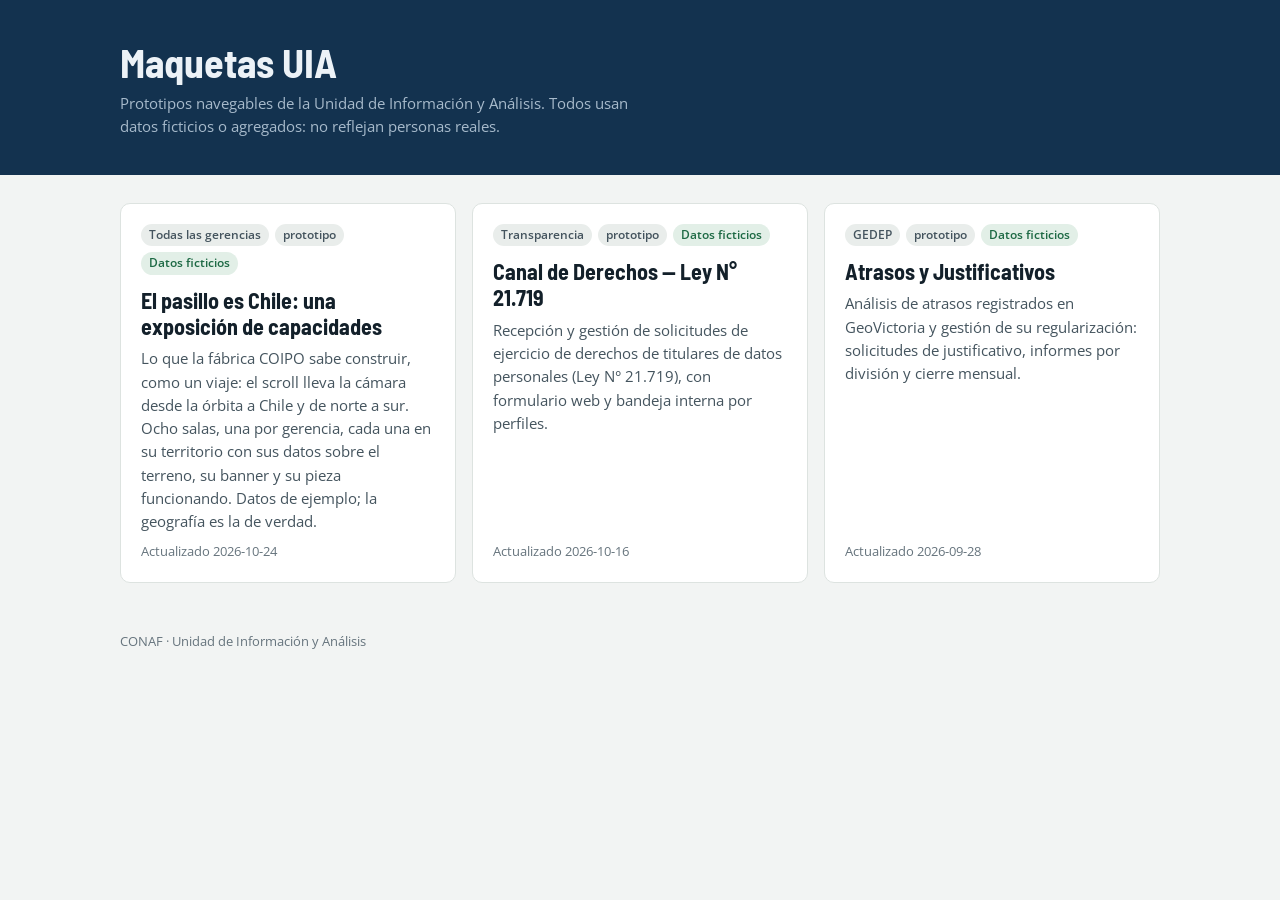
<file: sitio/index.html>
<!doctype html>
<html lang="es">
<head>
<meta charset="utf-8">
<meta name="viewport" content="width=device-width, initial-scale=1">
<meta name="robots" content="noindex, nofollow">
<title>Maquetas UIA</title>
<link rel="preconnect" href="https://fonts.googleapis.com">
<link rel="preconnect" href="https://fonts.gstatic.com" crossorigin>
<link rel="stylesheet" href="https://fonts.googleapis.com/css2?family=Barlow+Semi+Condensed:wght@600;700&family=Open+Sans:wght@400;600&display=swap">
<style>
:root {
  color-scheme: light;
  --page: #f2f4f3; --surface: #ffffff; --line: #dde3e0; --ink: #13202a; --ink-2: #44545e; --ink-3: #66747d;
  --brand: #13324f; --brand-ink: #ecf2f7; --brand-ink-2: #a7bacb; --accent: #1e6a45; --accent-soft: #e2efe7;
  --tag: #e9edeb;
}
@media (prefers-color-scheme: dark) {
  :root:not([data-theme="light"]) {
    color-scheme: dark;
    --page: #0f171d; --surface: #16222b; --line: #26363f; --ink: #e6ecef; --ink-2: #b3c0c7; --ink-3: #8b9aa3;
    --brand: #0b1f31; --accent: #5fbf8a; --accent-soft: #1a3527; --tag: #22313a;
  }
}
* { box-sizing: border-box; }
body { margin: 0; background: var(--page); color: var(--ink); font: 400 15px/1.55 "Open Sans", system-ui, sans-serif; }
header { background: var(--brand); color: var(--brand-ink); padding: 40px 16px 36px; }
.wrap { max-width: 1040px; margin: 0 auto; }
h1 { font: 700 clamp(28px, 5vw, 40px)/1.1 "Barlow Semi Condensed", system-ui, sans-serif; margin: 0 0 8px; }
header p { margin: 0; color: var(--brand-ink-2); max-width: 60ch; }
main { padding: 28px 16px 48px; }
.grid { display: grid; gap: 16px; grid-template-columns: repeat(auto-fill, minmax(min(100%, 300px), 1fr)); }
.card { display: flex; flex-direction: column; gap: 8px; padding: 20px; background: var(--surface); border: 1px solid var(--line);
  border-radius: 10px; color: inherit; text-decoration: none; transition: border-color .15s, transform .15s; }
.card:hover, .card:focus-visible { border-color: var(--accent); transform: translateY(-2px); outline: none; }
.card h2 { font: 700 22px/1.2 "Barlow Semi Condensed", system-ui, sans-serif; margin: 4px 0 0; }
.card p { margin: 0; color: var(--ink-2); flex: 1; }
.meta { display: flex; flex-wrap: wrap; gap: 6px; }
.tag { font-size: 12px; font-weight: 600; padding: 2px 8px; border-radius: 99px; background: var(--tag); color: var(--ink-2); }
.tag.datos { background: var(--accent-soft); color: var(--accent); }
.fecha { font-size: 13px; color: var(--ink-3); }
footer { padding: 0 16px 32px; color: var(--ink-3); font-size: 13px; }
</style>
</head>
<body>
<header><div class="wrap">
  <h1>Maquetas UIA</h1>
  <p>Prototipos navegables de la Unidad de Información y Análisis. Todos usan datos ficticios o agregados: no reflejan personas reales.</p>
</div></header>
<main><div class="wrap grid">
    <a class="card" href="pasillo/">
      <div class="meta"><span class="tag">Todas las gerencias</span><span class="tag">prototipo</span><span class="tag datos">Datos ficticios</span></div>
      <h2>El pasillo es Chile: una exposición de capacidades</h2>
      <p>Lo que la fábrica COIPO sabe construir, como un viaje: el scroll lleva la cámara desde la órbita a Chile y de norte a sur. Ocho salas, una por gerencia, cada una en su territorio con sus datos sobre el terreno, su banner y su pieza funcionando. Datos de ejemplo; la geografía es la de verdad.</p>
      <span class="fecha">Actualizado 2026-10-24</span>
    </a>
    <a class="card" href="canal-ley21719/">
      <div class="meta"><span class="tag">Transparencia</span><span class="tag">prototipo</span><span class="tag datos">Datos ficticios</span></div>
      <h2>Canal de Derechos — Ley N° 21.719</h2>
      <p>Recepción y gestión de solicitudes de ejercicio de derechos de titulares de datos personales (Ley N° 21.719), con formulario web y bandeja interna por perfiles.</p>
      <span class="fecha">Actualizado 2026-10-16</span>
    </a>
    <a class="card" href="personal/">
      <div class="meta"><span class="tag">GEDEP</span><span class="tag">prototipo</span><span class="tag datos">Datos ficticios</span></div>
      <h2>Atrasos y Justificativos</h2>
      <p>Análisis de atrasos registrados en GeoVictoria y gestión de su regularización: solicitudes de justificativo, informes por división y cierre mensual.</p>
      <span class="fecha">Actualizado 2026-09-28</span>
    </a>
</div></main>
<footer><div class="wrap">CONAF · Unidad de Información y Análisis</div></footer>
</body>
</html>
</file>
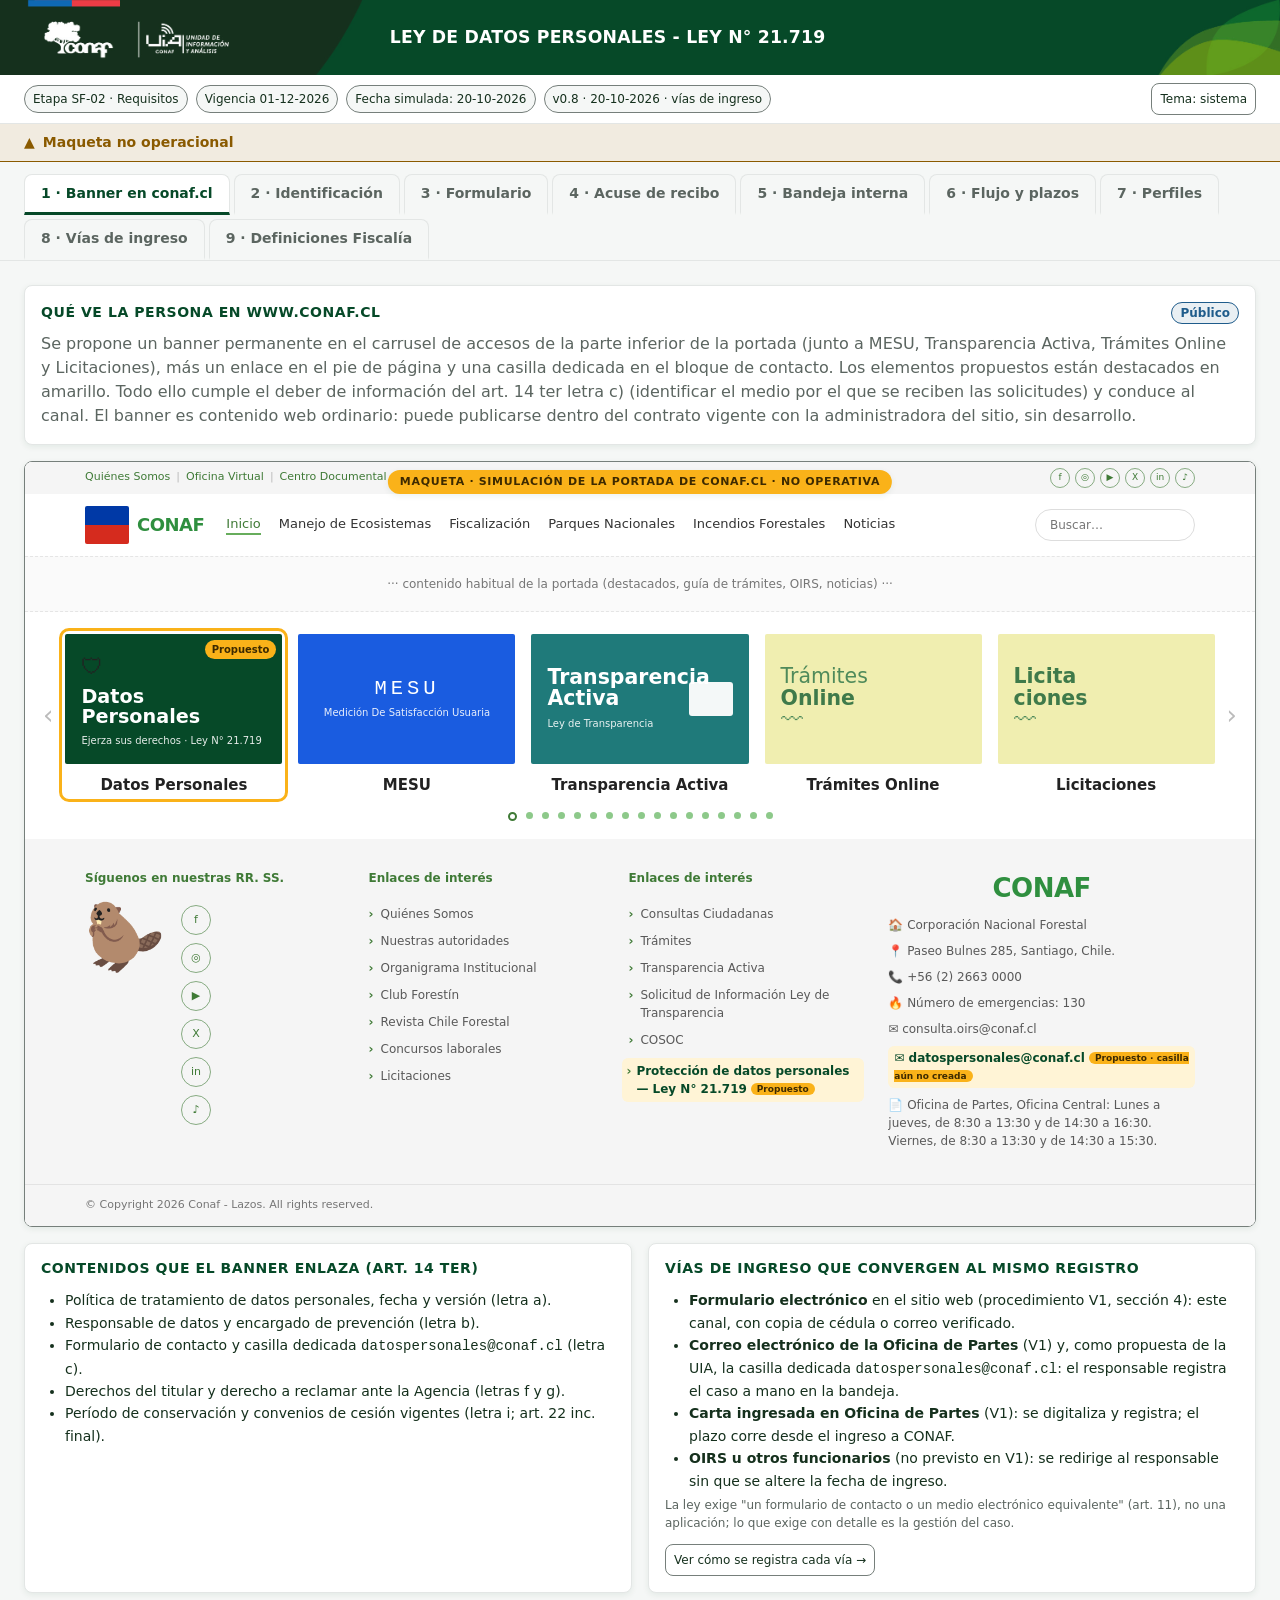
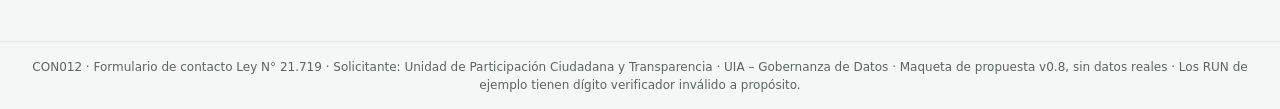
<file: sitio/canal-ley21719/index.html>
<!doctype html>
<html lang="es-CL">
<head>
<meta charset="UTF-8" />
<meta name="viewport" content="width=device-width, initial-scale=1.0" />
<meta name="description" content="CON012 – Canal de ejercicio de derechos de titulares de datos personales (Ley N° 21.719). CONAF / Unidad de Información y Análisis. Maqueta no operacional." />
<title>LEY DE DATOS PERSONALES - LEY N° 21.719</title>
<meta name="robots" content="noindex,nofollow" />
<meta name="color-scheme" content="light dark" />
<style>
/* =====================================================================================
   CON012 · Maqueta del canal Ley N° 21.719 — alineada al estándar de interfaz COIPO.
   Fuente: coipo_master_produccion/identidad/ESTANDAR_UI.md (UI-1 a UI-20) y los tokens de
   semilla/ESQUELETO/frontend/src/estilos/{tokens,interfaz}.css.

   REGISTROS (§1). Vistas 1-4 (sitio, identificación, formulario, acuse) = EDITORIAL: las abre
   un ciudadano, ritmo amplio. Vistas 5-7 (bandeja, flujo, perfiles) = OPERATIVO: densidad.
   Cada vista lleva data-registro y la hoja lo usa para el ritmo vertical.

   ÚNICA EXCEPCIÓN A LOS TOKENS: el bloque «.sitio» (vista 1) es una representación de la portada
   pública de conaf.cl, no interfaz de CON012. Conserva su paleta a propósito. También el botón
   ClaveÚnica, que es identidad de un tercero.

   PUNTOS DE CORTE (§8.2, UI-17), solo max-width y con .98:
     teléfono 559.98px · tableta 767.98px · columna 899.98px · ancho 1399.98px
   ===================================================================================== */

:root {
  /* ── MEDIDO del JPEG banner3.jpg (UIA). No se toca. ─────────────────────────────── */
  --banner-campo-principal: #064928;
  --banner-campo-izquierdo: #15301d;
  --banner-remate-derecho: #5e8f19;   /* NUNCA texto encima (UI-5) */

  /* Geometría del banner de UIA (marca.json de conaf_uia). Sin variante corta. */
  --razon-banner: 17.1299;
  --alto-minimo: 68px;      /* DECISIÓN de maqueta del estándar */
  --ancho-asset: 3032;
  --titulo-desde: 875;      /* inicio del campo plano (en banner3 empieza en 858) */
  --titulo-hasta: 2704;     /* remate (2744) menos 40 px de aire */

  /* ── DERIVADO / DECISIÓN: copia de interfaz.css ────────────────────────────────── */
  --verde-institucional: var(--banner-campo-principal);
  --tinta-institucional: var(--banner-campo-izquierdo);
  --verde-interfaz-oscuro: #4fb37a;

  --fondo: #f5f7f6;
  --superficie: #ffffff;
  --texto: #15301d;
  --texto-tenue: #5b6560;
  --borde-sutil: #e3e6e5;
  --borde-control: #767f7b;
  --deshabilitado: #9aa5a0;

  --error: #b23b3b;
  --aviso: #8a5a00;
  --info: #1f5c8b;

  --e-0: 0; --e-1: .25rem; --e-2: .5rem; --e-3: .75rem; --e-4: 1rem;
  --e-5: 1.5rem; --e-6: 2rem; --e-7: 3rem; --e-8: 4rem; --e-9: 6rem;

  --f-xs: .75rem; --f-s: .875rem; --f-m: 1rem; --f-l: 1.125rem;
  --f-xl: 1.375rem; --f-2xl: 1.75rem; --f-3xl: 2.25rem;
  --f-display: clamp(2.5rem, 5vw, 4rem);          /* EDITORIAL: no se usa en esta maqueta */

  --i-titulo: 1.25; --i-cuerpo: 1.5; --i-denso: 1.35;
  --tr-titulo: -.015em; --tr-versalita: .12em;
  --medida: 68ch;

  --r-s: 4px; --r-m: 8px; --r-l: 16px; --r-pill: 999px; --r-circulo: 50%;

  --s-1: 0 2px 6px rgba(6, 73, 40, .08);
  --s-2: 0 6px 18px rgba(6, 73, 40, .10);
  --s-3: 0 12px 36px rgba(6, 73, 40, .12);

  --z-base: 0; --z-barra: 100; --z-desplegable: 200; --z-modal: 300; --z-aviso: 400;

  --curva: cubic-bezier(.16, .85, .2, 1);
  --t-micro: .2s; --t-local: .35s; --t-capa: .5s;

  --foco-color: var(--verde-institucional);
  --foco-ancho: 3px;
  --foco-separacion: 2px;
  --tactil-minimo: 44px;

  --mono: ui-monospace, SFMono-Regular, Menlo, Consolas, monospace;
  color-scheme: light dark;
}

/* UI-3 / UI-4: todo token de color usado como texto, borde o foco se redefine en oscuro. */
[data-theme='oscuro'], [data-theme='dark'] {
  --fondo: #1a1f1c; --superficie: #232b27; --texto: #e8eae9; --texto-tenue: #aab4ae;
  --borde-sutil: #2f3a34; --borde-control: #717e77; --deshabilitado: #5a655f;
  --verde-institucional: var(--verde-interfaz-oscuro);
  --foco-color: var(--verde-interfaz-oscuro);
  --error: #f08a7a; --aviso: #e8b23f; --info: #7ab8e0;
  --s-1: 0 2px 6px rgba(0, 0, 0, .35); --s-2: 0 6px 18px rgba(0, 0, 0, .4); --s-3: 0 12px 36px rgba(0, 0, 0, .45);
}
@media (prefers-color-scheme: dark) {
  :root:not([data-theme='claro']):not([data-theme='light']) {
    --fondo: #1a1f1c; --superficie: #232b27; --texto: #e8eae9; --texto-tenue: #aab4ae;
    --borde-sutil: #2f3a34; --borde-control: #717e77; --deshabilitado: #5a655f;
    --verde-institucional: var(--verde-interfaz-oscuro);
    --foco-color: var(--verde-interfaz-oscuro);
    --error: #f08a7a; --aviso: #e8b23f; --info: #7ab8e0;
    --s-1: 0 2px 6px rgba(0, 0, 0, .35); --s-2: 0 6px 18px rgba(0, 0, 0, .4); --s-3: 0 12px 36px rgba(0, 0, 0, .45);
  }
}
[data-theme='claro'] { color-scheme: light; }
[data-theme='oscuro'], [data-theme='dark'] { color-scheme: dark; }

/* ── Base ───────────────────────────────────────────────────────────────────────── */
*, *::before, *::after { box-sizing: border-box; }
html { -webkit-text-size-adjust: 100%; }
html, body { margin: 0; padding: 0; }
body {
  background: var(--fondo); color: var(--texto);
  font-family: system-ui, -apple-system, "Segoe UI", Roboto, "Helvetica Neue", Arial, sans-serif;
  font-size: var(--f-m); line-height: var(--i-cuerpo);
}
button, input, select, textarea { font: inherit; -webkit-tap-highlight-color: transparent; }
a { color: var(--verde-institucional); text-decoration: underline; text-underline-offset: .15em; }
h1, h2, h3, h4 { margin: 0; line-height: var(--i-titulo); color: var(--verde-institucional); }
h2 { font-size: var(--f-s); text-transform: uppercase; letter-spacing: .04em; }
h3 { font-size: var(--f-s); }
.tabular { font-variant-numeric: tabular-nums; }
.mono { font-family: var(--mono); }
.muted, .sec { color: var(--texto-tenue); }
.oculto { display: none !important; }
.sin-mayus { text-transform: none; }
.sin-salto { white-space: nowrap; }
.ancho-completo { width: 100%; }
.desplaza-x { overflow-x: auto; }     /* UI-20: lo ancho desplaza en su contenedor, no en el body */

/* UI-10: el foco es UN token, una sola receta. */
:focus-visible {
  outline: var(--foco-ancho) solid var(--foco-color);
  outline-offset: var(--foco-separacion);
  border-radius: var(--r-s);
}

.salto-al-contenido {
  position: absolute; left: var(--e-4); top: calc(-1 * var(--e-8)); z-index: var(--z-aviso);
  padding: var(--e-2) var(--e-4); background: var(--superficie); color: var(--texto);
  border-radius: var(--r-s); transition: top var(--t-micro) var(--curva);
}
.salto-al-contenido:focus-visible { top: var(--e-4); }

/* ── Banner institucional UIA (BannerInstitucional.css de la semilla) ──────────────
   Tres prohibiciones: sin object-fit, sin texto sobre el remate ni la marca, no sticky. */
@property --ancho-asset { syntax: "<number>"; inherits: true; initial-value: 3032; }
@property --titulo-desde { syntax: "<number>"; inherits: true; initial-value: 100000; }
@property --titulo-hasta { syntax: "<number>"; inherits: true; initial-value: 0; }

.banner-institucional {
  background: var(--banner-campo-principal);   /* UI-2: exacto, sin ΔE */
  overflow: hidden; line-height: 0; position: relative;
  --ancho-imagen: max(100%, calc(var(--alto-minimo) * var(--razon-banner)));
}
.banner-institucional .banner-imagen { display: block; width: var(--ancho-imagen); height: auto; }
.banner-titulo {
  position: absolute; inset-block: 0;
  inset-inline-start: calc(var(--titulo-desde) / var(--ancho-asset) * var(--ancho-imagen));
  inset-inline-end: max(1rem, calc(100% - var(--titulo-hasta) / var(--ancho-asset) * var(--ancho-imagen)));
  padding-inline-start: clamp(12px, 1.6vw, 28px);
  display: flex; flex-direction: column; justify-content: center; gap: 2px;
  line-height: 1.25; color: #fff; pointer-events: none;
}
.banner-titulo-nombre {
  margin: 0; color: #fff; text-transform: none; letter-spacing: .01em;
  font-size: clamp(.95rem, 1.35vw, 1.45rem); font-weight: 700;
  overflow: hidden; text-overflow: ellipsis; white-space: nowrap;
}
.banner-titulo-meta {
  margin: 0; font-size: clamp(.7rem, .85vw, .85rem); opacity: .92;
  overflow: hidden; text-overflow: ellipsis; white-space: nowrap;
}
@media (forced-colors: active) { .banner-titulo { forced-color-adjust: none; } }
@media (max-width: 559.98px) {          /* teléfono: el título baja a su franja */
  .banner-titulo { position: static; padding: var(--e-3) var(--e-4); background: var(--banner-campo-principal); inset: auto; }
  .banner-titulo-nombre { font-size: var(--f-m); white-space: normal; }
  .banner-titulo-meta { font-size: var(--f-xs); white-space: normal; }
}

/* ── Barra de contexto (etapa, vigencia, tema) ─────────────────────────────────── */
.contexto {
  background: var(--superficie); border-bottom: 1px solid var(--borde-sutil);
  padding: var(--e-2) var(--e-5); display: flex; flex-wrap: wrap; align-items: center; gap: var(--e-2);
  font-size: var(--f-xs);
}
.contexto .tema { margin-left: auto; }
.chip {
  display: inline-flex; align-items: center; gap: var(--e-1); padding: var(--e-1) var(--e-2);
  border-radius: var(--r-pill); border: 1px solid var(--borde-control);
  background: var(--fondo); color: var(--texto); font-size: var(--f-xs);
}
.aviso-maqueta {
  padding: var(--e-2) var(--e-5); font-size: var(--f-s);
  background: color-mix(in srgb, var(--aviso) 12%, var(--superficie)); color: var(--aviso);
  border-bottom: 1px solid var(--aviso);
}
.aviso-maqueta::before { content: "▲"; margin-right: var(--e-2); }
.aviso-maqueta b { font-weight: 700; }

/* ── Navegación por vistas ─────────────────────────────────────────────────────── */
.nav {
  display: flex; gap: var(--e-1); padding: var(--e-3) var(--e-5) 0; max-width: 1300px; margin: 0 auto; flex-wrap: wrap;
  border-bottom: 1px solid var(--borde-sutil);
}
.nav button {
  min-height: 2.5rem; padding: var(--e-2) var(--e-4);
  border: 1px solid var(--borde-sutil); border-bottom: 3px solid transparent;
  border-radius: var(--r-m) var(--r-m) 0 0; background: var(--fondo); color: var(--texto-tenue);
  cursor: pointer; font-weight: 600; font-size: var(--f-s);
  transition: background var(--t-micro) var(--curva), color var(--t-micro) var(--curva), border-color var(--t-micro) var(--curva);
}
.nav button:hover { background: var(--superficie); color: var(--texto); }
.nav button:active { background: var(--borde-sutil); }
.nav button.activo, .nav button[aria-current='page'] {
  background: var(--superficie); color: var(--verde-institucional);
  border-bottom-color: var(--verde-institucional);        /* la forma (barra) lleva el estado, no solo el color */
}

.vista { display: none; max-width: 1300px; margin: 0 auto; padding: var(--e-4) var(--e-5) var(--e-7); }
.vista.activa { display: block; }
.vista[data-registro='editorial'] { padding-top: var(--e-5); }
.vista[data-registro='editorial'] .columna { gap: var(--e-5); }

.contenedor { display: grid; grid-template-columns: 340px 1fr; gap: var(--e-4); }
.contenedor.bandeja { grid-template-columns: minmax(0, 1fr) 380px; }
.contenedor.fisc { grid-template-columns: minmax(0, 1.25fr) minmax(0, 1fr); }
.columna { display: flex; flex-direction: column; gap: var(--e-4); min-width: 0; }
@media (max-width: 899.98px) {          /* columna */
  .contenedor, .contenedor.bandeja, .contenedor.fisc, .grid2 { grid-template-columns: 1fr; }
}

/* ── Tarjetas ──────────────────────────────────────────────────────────────────── */
.tarjeta {
  background: var(--superficie); border: 1px solid var(--borde-sutil); border-radius: var(--r-m);
  box-shadow: var(--s-1); padding: var(--e-4) var(--e-4); min-width: 0; overflow-wrap: break-word;
}
.tarjeta:has(table.casos) { overflow-x: auto; }     /* UI-20: la tabla desplaza dentro de su tarjeta */
.grid2 > *, .contenedor > *, .perfiles > * { min-width: 0; }
.tarjeta > h2 { margin-bottom: var(--e-3); }
.tarjeta .cab { display: flex; align-items: baseline; justify-content: space-between; gap: var(--e-3); margin-bottom: var(--e-2); flex-wrap: wrap; }
.tarjeta .cab h2 { margin: 0; }
.tarjeta.guia { border-color: var(--info); background: color-mix(in srgb, var(--info) 8%, var(--superficie)); }
.tarjeta.cabecera-bandeja { display: flex; gap: var(--e-4); align-items: center; flex-wrap: wrap; }
.cabecera-bandeja .selector { margin-left: auto; display: flex; gap: var(--e-2); align-items: center; flex-wrap: wrap; }
.cabecera-bandeja .selector label { font-size: var(--f-xs); color: var(--texto-tenue); font-weight: 600; }
.lista-plana { margin: 0; padding-left: var(--e-5); font-size: var(--f-s); line-height: 1.6; }

/* UI-12: el estado vacío es editorial aunque viva en el operativo. */
.vacio {
  display: grid; justify-items: center; text-align: center; gap: var(--e-2);
  padding: var(--e-7) var(--e-4); color: var(--texto-tenue);
}
.vacio::before {
  content: "☰"; display: grid; place-items: center; width: 3rem; height: 3rem; border-radius: var(--r-circulo);
  border: 1px solid var(--borde-control); font-size: var(--f-xl); color: var(--verde-institucional);
}
.vacio p { margin: 0; max-width: var(--medida); }

/* ── Formularios ───────────────────────────────────────────────────────────────── */
.campo { display: flex; flex-direction: column; gap: var(--e-1); margin-bottom: var(--e-3); }
.campo label { font-size: var(--f-xs); font-weight: 600; color: var(--texto-tenue); }
.campo input, .campo select, .campo textarea,
.control {
  padding: var(--e-2) var(--e-3); border: 1px solid var(--borde-control); border-radius: var(--r-m);
  background: var(--superficie); color: var(--texto); width: 100%; font-size: var(--f-s);
  transition: border-color var(--t-micro) var(--curva);
}
.control { width: auto; }
.campo input:hover, .campo select:hover, .campo textarea:hover, .control:hover { border-color: var(--texto); }
.campo input[readonly] { background: var(--fondo); color: var(--texto-tenue); }
.campo input:disabled, .campo select:disabled, .campo textarea:disabled { background: var(--fondo); color: var(--deshabilitado); border-style: dashed; cursor: not-allowed; }
.campo [aria-invalid='true'] { border-color: var(--error); }
.fila { display: grid; grid-template-columns: 1fr 1fr; gap: var(--e-3); }
.fila3 { display: grid; grid-template-columns: 1fr 1fr 1fr; gap: var(--e-3); }
.opcion { display: flex; gap: var(--e-2); font-size: var(--f-s); align-items: flex-start; }
.opcion input { margin-top: var(--e-1); }
.opcion.declaracion { margin: var(--e-2) 0 var(--e-3); }
details summary { cursor: pointer; color: var(--verde-institucional); font-weight: 600; font-size: var(--f-s); }

/* Botones — los ocho estados (UI-9): reposo, hover, focus-visible (global), active,
   disabled, cargando [aria-busy], vacío y error = no aplican a un botón; viven en el
   campo y en el .aviso. */
.btn {
  display: inline-flex; align-items: center; justify-content: center; gap: var(--e-2);
  min-height: 2.5rem; padding: var(--e-2) var(--e-4); border-radius: var(--r-m);
  border: 1px solid var(--borde-control); background: var(--superficie); color: var(--texto);
  cursor: pointer; font-weight: 600; font-size: var(--f-s);
  transition: background var(--t-micro) var(--curva), border-color var(--t-micro) var(--curva), color var(--t-micro) var(--curva);
}
.btn:hover:not(:disabled):not([aria-busy='true']) { border-color: var(--verde-institucional); color: var(--verde-institucional); }
.btn:active:not(:disabled):not([aria-busy='true']) { background: var(--borde-sutil); transform: scale(.98); }
.btn:disabled { background: var(--fondo); color: var(--deshabilitado); border-color: var(--borde-sutil); border-style: dashed; cursor: not-allowed; }
.btn[aria-busy='true'] { cursor: progress; }
.btn[aria-busy='true']::before {
  content: ""; width: 1em; height: 1em; border: 2px solid currentColor; border-top-color: transparent;
  border-radius: var(--r-circulo); animation: girar 1s linear infinite;
}
@keyframes girar { to { transform: rotate(360deg); } }
.btn.primario { background: var(--banner-campo-principal); border-color: var(--banner-campo-principal); color: #fff; }
.btn.primario:hover:not(:disabled):not([aria-busy='true']) { background: var(--tinta-institucional); border-color: var(--tinta-institucional); color: #fff; }
.btn.primario:active:not(:disabled):not([aria-busy='true']) { background: #000; }
.btn.primario:disabled { background: var(--fondo); color: var(--deshabilitado); border-color: var(--borde-sutil); }
[data-theme='oscuro'] .btn.primario:focus-visible { outline-offset: var(--foco-separacion); }
.btn.verde { background: var(--banner-campo-principal); border-color: var(--banner-campo-principal); color: #fff; }
.btn.verde:hover:not(:disabled) { background: var(--tinta-institucional); color: #fff; }
.btn.pequeno { min-height: 2rem; padding: var(--e-1) var(--e-2); font-size: var(--f-xs); font-weight: 500; }
.btn.ancho { width: 100%; padding: var(--e-3); font-size: var(--f-m); }
.acciones { display: flex; flex-wrap: wrap; gap: var(--e-2); }
.ayuda { font-size: var(--f-xs); color: var(--texto-tenue); margin-top: var(--e-1); }

/* Botón ClaveÚnica: identidad de un tercero (gob.cl). Se conserva su azul. */
.cu {
  display: inline-flex; align-items: center; gap: var(--e-3); min-height: var(--tactil-minimo);
  padding: var(--e-3) var(--e-4); border-radius: var(--r-m); background: #0f69b4; color: #fff;
  font-weight: 700; border: none; cursor: pointer; font-size: var(--f-m);
}
.cu span { background: #fff; color: #0f69b4; border-radius: var(--r-s); padding: 1px var(--e-2); font-size: var(--f-xs); }
.cu:hover:not(:disabled) { background: #0b4f87; }
.cu:active:not(:disabled) { background: #083b66; }
.cu:disabled { background: var(--deshabilitado); cursor: progress; }

/* ── Estados con forma + etiqueta + color (UI-13, UI-14) ───────────────────────── */
.sem-mini {
  --c: var(--texto-tenue);
  display: inline-flex; align-items: center; gap: var(--e-1); padding: 1px var(--e-2);
  border-radius: var(--r-pill); font-size: var(--f-xs); font-weight: 700; max-width: 100%;
  color: var(--c); background: color-mix(in srgb, var(--c) 10%, var(--superficie)); border: 1px solid var(--c);
}
table.casos .sem-mini { white-space: nowrap; }
.sem-mini.VERDE { --c: var(--verde-institucional); }
.sem-mini.AMARILLO { --c: var(--aviso); }
.sem-mini.ROJO { --c: var(--error); }
.sem-mini.AZUL { --c: var(--info); }
.sem-mini.GRIS { --c: var(--texto-tenue); }
.sem-mini.VERDE::before { content: "✓"; }
.sem-mini.AMARILLO::before { content: "▲"; }
.sem-mini.ROJO::before { content: "✕"; }

.aviso { font-size: var(--f-s); border-radius: var(--r-m); padding: var(--e-2) var(--e-3); border: 1px solid var(--c); color: var(--c); background: color-mix(in srgb, var(--c) 9%, var(--superficie)); }
.aviso.info { --c: var(--info); }
.aviso.warn { --c: var(--aviso); }
.aviso.ok { --c: var(--verde-institucional); }
.aviso.crit { --c: var(--error); }
.aviso::before { display: inline-block; margin-right: var(--e-2); font-weight: 700; }
.aviso.info::before { content: "i"; display: inline-grid; vertical-align: baseline; place-items: center; width: 1.1em; height: 1.1em; border: 1.5px solid currentColor; border-radius: var(--r-circulo); font-size: var(--f-xs); line-height: 1; }
.aviso.warn::before { content: "▲"; }
.aviso.ok::before { content: "✓"; }
.aviso.crit::before { content: "✕"; }
.aviso.sin-icono::before { content: none; }

/* Pasos */
.pasos { display: flex; gap: var(--e-2); flex-wrap: wrap; margin-bottom: var(--e-4); }
.pasos span { padding: var(--e-1) var(--e-3); border-radius: var(--r-pill); border: 1px solid var(--borde-control); background: var(--superficie); color: var(--texto-tenue); font-size: var(--f-xs); font-weight: 600; }
.pasos span.activo { background: var(--banner-campo-principal); border-color: var(--banner-campo-principal); color: #fff; }
.pasos span.hecho { border-color: var(--verde-institucional); color: var(--verde-institucional); }
.pasos span.hecho::before { content: "✓ "; }

/* Derechos */
.derechos { display: grid; grid-template-columns: 1fr 1fr; gap: var(--e-2); }
.derecho {
  position: relative; border: 1px solid var(--borde-control); border-radius: var(--r-m); padding: var(--e-3);
  cursor: pointer; display: flex; gap: var(--e-3); align-items: flex-start; background: var(--superficie);
  transition: border-color var(--t-micro) var(--curva), background var(--t-micro) var(--curva);
}
.derecho:hover { border-color: var(--verde-institucional); }
.derecho:focus-within { outline: var(--foco-ancho) solid var(--foco-color); outline-offset: var(--foco-separacion); }
.derecho input:focus-visible { outline: none; }
.derecho.sel { border-color: var(--verde-institucional); box-shadow: inset 0 0 0 1px var(--verde-institucional); background: color-mix(in srgb, var(--verde-institucional) 7%, var(--superficie)); }
.derecho input { margin-top: var(--e-1); }
.derecho b { display: block; font-size: var(--f-s); color: var(--verde-institucional); }
.derecho small { color: var(--texto-tenue); font-size: var(--f-xs); }
.derecho.cond { border-style: dashed; }
.bloque-derecho { border-left: 3px solid var(--verde-institucional); padding: var(--e-2) var(--e-3); margin: var(--e-2) 0 var(--e-3); background: var(--fondo); border-radius: 0 var(--r-m) var(--r-m) 0; }
.bloque-derecho h3 { margin-bottom: var(--e-2); }
.docs { display: grid; grid-template-columns: 1fr 1fr; gap: var(--e-1) var(--e-3); font-size: var(--f-s); margin-bottom: var(--e-2); }
.docs label { display: flex; gap: var(--e-2); align-items: flex-start; }
.adj { border: 1px dashed var(--borde-control); border-radius: var(--r-m); padding: var(--e-3); text-align: center; color: var(--texto-tenue); font-size: var(--f-xs); background: var(--fondo); }

/* Acuse */
.acuse { border: 1px solid var(--verde-institucional); background: color-mix(in srgb, var(--verde-institucional) 9%, var(--superficie)); border-radius: var(--r-m); padding: var(--e-5); }
.acuse .num { font-size: var(--f-2xl); font-weight: 700; color: var(--verde-institucional); }
.dl { display: grid; grid-template-columns: 180px 1fr; gap: var(--e-1) var(--e-3); font-size: var(--f-s); }
.dl dt { color: var(--texto-tenue); }
.dl dd { margin: 0; }

/* Bandeja */
.kpis { display: grid; grid-template-columns: repeat(5, 1fr); gap: var(--e-3); margin-bottom: var(--e-4); }
.kpi { background: var(--superficie); border: 1px solid var(--borde-sutil); border-radius: var(--r-m); padding: var(--e-3) var(--e-4); box-shadow: var(--s-1); }
.kpi .v { font-size: var(--f-2xl); font-weight: 700; color: var(--verde-institucional); line-height: var(--i-titulo); }
.kpi .l { font-size: var(--f-xs); color: var(--texto-tenue); }
.kpi.rojo .v { color: var(--error); }
.kpi.amar .v { color: var(--aviso); }
table.casos { width: 100%; border-collapse: collapse; font-size: var(--f-xs); }
table.casos th { text-align: left; font-size: var(--f-xs); text-transform: uppercase; letter-spacing: .04em; color: var(--texto-tenue); padding: var(--e-2); border-bottom: 1px solid var(--borde-control); }
table.casos td { padding: var(--e-2); border-bottom: 1px solid var(--borde-sutil); vertical-align: middle; }
table.casos td:first-child, table.casos td.tabular { white-space: nowrap; }
table.casos tbody tr { cursor: pointer; transition: background var(--t-micro) var(--curva); }
table.casos tbody tr:hover td { background: color-mix(in srgb, var(--verde-institucional) 7%, var(--superficie)); }
table.casos tbody tr:focus-visible { outline-offset: calc(-1 * var(--foco-ancho)); }
table.casos tr.sel td { background: color-mix(in srgb, var(--verde-institucional) 13%, var(--superficie)); }
table.casos tr.sel td:first-child { box-shadow: inset 4px 0 0 var(--verde-institucional); font-weight: 700; }
.filtros { display: flex; gap: var(--e-2); flex-wrap: wrap; margin-bottom: var(--e-3); }
.filtros .control { font-size: var(--f-s); }
.leyenda { font-size: var(--f-xs); color: var(--texto-tenue); display: flex; gap: var(--e-3); flex-wrap: wrap; margin-top: var(--e-2); align-items: center; }

/* Línea de hitos: forma distinta por estado (hecho = ✓, actual = relleno, pendiente = hueco) */
.linea { position: relative; padding-left: var(--e-5); margin: var(--e-2) 0; }
.linea::before { content: ""; position: absolute; left: .45rem; top: var(--e-1); bottom: calc(-1 * var(--e-3)); width: 2px; background: var(--borde-control); }
.linea:last-child::before { display: none; }
.hito { position: relative; margin-bottom: var(--e-3); font-size: var(--f-s); }
.hito::before {
  content: ""; position: absolute; left: calc(-1 * var(--e-5)); top: 2px; width: 1rem; height: 1rem; border-radius: var(--r-circulo);
  background: var(--superficie); border: 2px solid var(--borde-control); display: grid; place-items: center; font-size: .625rem; line-height: 1; color: #fff;
}
.hito.hecho::before { content: "✓"; background: var(--verde-institucional); border-color: var(--verde-institucional); }
[data-theme='oscuro'] .hito.hecho::before { color: #000; }
.hito.actual::before { background: var(--superficie); border: 5px solid var(--verde-institucional); }
.hito b { display: block; }
.hito small { color: var(--texto-tenue); }

.plazo { display: grid; grid-template-columns: auto 1fr; gap: var(--e-3); align-items: center; border-radius: var(--r-m); padding: var(--e-3) var(--e-4); border: 1px solid var(--c, var(--borde-control)); color: var(--c, var(--texto)); background: color-mix(in srgb, var(--c, var(--texto)) 8%, var(--superficie)); }
.plazo .n { font-size: var(--f-3xl); font-weight: 700; line-height: 1; }
.plazo .d { font-size: var(--f-xs); }
.plazo.VERDE { --c: var(--verde-institucional); }
.plazo.AMARILLO { --c: var(--aviso); }
.plazo.ROJO { --c: var(--error); }
.plazo.VERDE .d::before { content: "✓ "; }
.plazo.AMARILLO .d::before { content: "▲ "; }
.plazo.ROJO .d::before { content: "✕ "; }

.pie { padding: var(--e-4) var(--e-5); text-align: center; font-size: var(--f-xs); color: var(--texto-tenue); border-top: 1px solid var(--borde-sutil); max-width: 1300px; margin: 0 auto; }
.grid2 { display: grid; grid-template-columns: 1fr 1fr; gap: var(--e-4); }
.perfiles { display: grid; grid-template-columns: repeat(3, 1fr); gap: var(--e-4); }
.perfil .dl { grid-template-columns: 70px 1fr; font-size: var(--f-xs); }
.perfil h3 { font-size: var(--f-s); }
table.matriz td:not(:first-child) { text-align: center; font-size: var(--f-xs); }
@media (max-width: 899.98px) { .perfiles { grid-template-columns: 1fr 1fr; } .kpis { grid-template-columns: repeat(2, 1fr); } .cs-footer { grid-template-columns: 1fr 1fr; } }


/* Vista 8: vías de ingreso */
.vias { display: grid; grid-template-columns: minmax(0, 1.5fr) 2rem minmax(0, 1fr) 2rem minmax(0, 1fr); gap: var(--e-3); align-items: center; }
.vias .entradas { display: grid; gap: var(--e-2); }
.via { border: 1px solid var(--borde-control); border-radius: var(--r-m); padding: var(--e-2) var(--e-3); background: var(--superficie); display: grid; gap: 2px; justify-items: start; }
.via .via-cab { display: flex; gap: var(--e-2); align-items: center; justify-content: space-between; flex-wrap: wrap; width: 100%; font-size: var(--f-s); }
.via small { color: var(--texto-tenue); font-size: var(--f-xs); }
.via .cnt { color: var(--texto); font-weight: 600; font-variant-numeric: tabular-nums; }
.via .btn { margin-top: var(--e-1); }
.flecha { text-align: center; font-size: var(--f-2xl); color: var(--texto-tenue); line-height: 1; }
.flecha::before { content: "→"; }
.registro-unico { border: 2px solid var(--verde-institucional); border-radius: var(--r-m); padding: var(--e-3) var(--e-4); background: color-mix(in srgb, var(--verde-institucional) 7%, var(--superficie)); }
.registro-unico h3, .destino h3 { margin-bottom: var(--e-2); }
.destino { border: 1px dashed var(--borde-control); border-radius: var(--r-m); padding: var(--e-3) var(--e-4); }
@media (max-width: 899.98px) { .vias { grid-template-columns: 1fr; } .flecha::before { content: "↓"; } }
fieldset.grupo { border: 0; padding: 0; margin: 0 0 var(--e-3); min-width: 0; }
fieldset.grupo legend { font-size: var(--f-xs); font-weight: 600; color: var(--texto-tenue); padding: 0; margin-bottom: var(--e-1); }

/* Vista 9: preguntas a Fiscalía */
.pregunta legend { font-weight: 700; color: var(--verde-institucional); font-size: var(--f-s); padding: 0; margin-bottom: var(--e-1); }
.pregunta fieldset { border: 0; margin: 0; padding: 0; min-width: 0; }
.pregunta .base { font-size: var(--f-xs); color: var(--texto-tenue); margin: 0 0 var(--e-2); }
.pregunta .opciones { display: grid; gap: var(--e-2); }
.pregunta .opciones label { display: flex; gap: var(--e-2); align-items: flex-start; border: 1px solid var(--borde-control); border-radius: var(--r-m); padding: var(--e-2) var(--e-3); cursor: pointer; font-size: var(--f-s); }
.pregunta .opciones label:has(input:checked) { border-color: var(--verde-institucional); box-shadow: inset 0 0 0 1px var(--verde-institucional); background: color-mix(in srgb, var(--verde-institucional) 7%, var(--superficie)); }
.pregunta .opciones label:focus-within { outline: var(--foco-ancho) solid var(--foco-color); outline-offset: var(--foco-separacion); }
.pregunta .opciones input { margin-top: var(--e-1); }
.pregunta .opciones small { display: block; color: var(--texto-tenue); font-size: var(--f-xs); }
.pregunta .efecto { margin-top: var(--e-2); font-size: var(--f-xs); }
.pregunta .num { font-family: var(--mono); color: var(--texto-tenue); margin-right: var(--e-1); }
#acta ol { margin: 0; padding-left: var(--e-5); font-size: var(--f-s); }
#acta li { margin-bottom: var(--e-2); }
#acta li small { display: block; color: var(--texto-tenue); }
.borrador { font-size: var(--f-xs); white-space: pre-wrap; background: var(--fondo); border: 1px dashed var(--borde-control); border-radius: var(--r-m); padding: var(--e-3); margin: var(--e-2) 0; font-family: var(--mono); }

/* ── Teléfono ──────────────────────────────────────────────────────────────────── */
@media (max-width: 559.98px) {
  .fila, .fila3, .derechos, .docs, .perfiles { grid-template-columns: 1fr; }
  .dl { grid-template-columns: 1fr; }
  .dl dt { margin-top: var(--e-2); }
  .vista { padding-left: var(--e-4); padding-right: var(--e-4); }
  .contexto, .aviso-maqueta, .nav { padding-left: var(--e-4); padding-right: var(--e-4); }
  .contexto .tema { margin-left: 0; }
}

/* ── Táctil (§8.3-8.4): 44 px, letra ≥ 16 px en campos, sin depender del hover ─── */
@media (pointer: coarse) {
  .btn, .nav button, .cu, .derecho, .campo input:not([type='checkbox']), .campo select, .control, details summary, .contexto .btn { min-height: var(--tactil-minimo); }
  .btn.pequeno { min-height: var(--tactil-minimo); padding-inline: var(--e-3); }
  .opcion, .docs label { min-height: var(--tactil-minimo); align-items: center; }
  input[type='checkbox'], input[type='radio'] { width: 1.5rem; height: 1.5rem; }
  table.casos td { padding-block: var(--e-3); }
}
@media (hover: none) and (pointer: coarse) {
  input, select, textarea { font-size: max(16px, var(--f-m)); }
  button, a, input, select, textarea { touch-action: manipulation; }
}

/* ── UI-15: prefers-reduced-motion apaga TODO el movimiento ──────────────────────
   Sin opacity:1!important a propósito: aquí ninguna animación depende del scroll, y
   .btn:disabled no usa opacity (ver §7 hueco 10 del estándar). */
@media (prefers-reduced-motion: reduce) {
  *, *::before, *::after {
    animation-duration: .01ms !important; animation-iteration-count: 1 !important;
    transition-duration: .01ms !important; scroll-behavior: auto !important;
  }
  .btn[aria-busy='true']::before { animation: none; border-top-color: currentColor; opacity: .5; }
}

/* =====================================================================================
   .sitio — REPRESENTACIÓN de la portada pública de conaf.cl (vista 1).
   No es interfaz de CON012: conserva la paleta del sitio real (sept-2026) a propósito y NO
   adopta tokens ni tema oscuro. Su único aporte propio es el realce de lo «Propuesto».
   ===================================================================================== */
.sitio-marco { overflow-x: auto; border-radius: var(--r-m); border: 1px solid var(--borde-control); box-shadow: var(--s-1); }
.sitio { min-width: 880px; background: #fff; color: #555; font-family: "Noto Sans", system-ui, sans-serif; position: relative;
  --resalte: #fab219; --resalte-fondo: #fff4d6; --resalte-tinta: #3d2a00; --sitio-azul: #064928; }
.sitio .marca-maqueta { position: absolute; top: 8px; left: 50%; transform: translateX(-50%); background: var(--resalte); color: var(--resalte-tinta); font-weight: 800; font-size: 11px; letter-spacing: .06em; padding: 4px 12px; border-radius: 999px; z-index: var(--z-barra); box-shadow: var(--s-1); white-space: nowrap; }
.cs-top { background: #f5f5f5; padding: 6px 60px; font-size: 11px; color: #3f7a36; display: flex; gap: 6px; align-items: center; }
.cs-top span + span::before { content: "|"; color: #bbb; margin-right: 6px; }
.cs-top .cs-rrss { margin-left: auto; display: flex; gap: 5px; }
.cs-top .cs-rrss::before { content: none; }
.cs-rrss i, .cs-soc i { width: 20px; height: 20px; border: 1px solid rgba(63, 122, 54, .6); border-radius: 50%; display: inline-grid; place-items: center; font-style: normal; font-size: 9px; color: #3f7a36; }
.cs-nav { display: flex; align-items: center; gap: 22px; padding: 12px 60px; font-size: 13px; color: #333; }
.cs-nav nav { display: flex; gap: 18px; }
.cs-nav nav .act { color: #3f7a36; border-bottom: 2px solid #67ad5c; }
.cs-logos { display: flex; gap: 8px; align-items: center; }
.cs-gob { width: 44px; height: 38px; background: linear-gradient(#0039a6 0 50%, #d52b1e 50% 100%); border-radius: 2px; display: inline-block; }
.cs-conaf { color: #2f8f3f; font-weight: 900; font-size: 18px; letter-spacing: -.5px; }
.cs-conaf.grande { font-size: 26px; text-align: center; display: block; margin-bottom: 8px; }
.cs-buscar { margin-left: auto; border: 1px solid #ddd; border-radius: 999px; padding: 6px 14px; color: #767676; font-size: 12px; min-width: 160px; }
.cs-omit { background: #fafafa; color: #767676; text-align: center; padding: 18px; font-size: 12px; border-top: 1px dashed #e5e5e5; border-bottom: 1px dashed #e5e5e5; }
.cs-carrusel { display: flex; align-items: center; gap: 8px; padding: 22px 14px 6px; }
.cs-arrow { color: #bbb; font-size: 26px; padding: 0 4px; user-select: none; }
.cs-tiles { display: grid; grid-template-columns: repeat(5, 1fr); gap: 16px; flex: 1; min-width: 0; }
.cs-tile { text-decoration: none; color: #222; display: block; min-width: 0; }
.cs-img { aspect-ratio: 350/210; border-radius: 2px; position: relative; padding: 14px 16px; display: flex; flex-direction: column; justify-content: center; overflow: hidden; }
.cs-img b { font-size: clamp(14px, 1.6vw, 22px); line-height: 1.05; color: #fff; }
.cs-img small { font-size: 10px; color: #fff; margin-top: 6px; opacity: .9; }
.cs-img.mesu { background: #1a5ce0; align-items: center; text-align: center; }
.mesu-w { font-family: ui-monospace, monospace; letter-spacing: 4px; font-weight: 400; }
.cs-img.ta { background: #1f7a7a; }
.cs-folder { position: absolute; right: 16px; top: 50%; transform: translateY(-50%); width: 44px; height: 34px; background: #fff; border-radius: 3px; opacity: .95; }
.cs-img.tr { background: #f0eeb0; }
.cs-img.tr b { color: #3f7a4a; }
.cs-img.tr .light { font-weight: 400; color: #4f8a5a; }
.cs-zig { color: #4f8a5a; font-size: 22px; letter-spacing: -4px; line-height: 1; }
.cs-img.dp { background: var(--sitio-azul); align-items: flex-start; }
.cs-img.dp b { font-size: clamp(14px, 1.5vw, 20px); }
.cs-ico { font-size: 22px; margin-bottom: 4px; }
.cs-tile.nuevo { outline: 3px solid var(--resalte); outline-offset: 3px; border-radius: 4px; }
.cs-tag { position: absolute; top: 6px; right: 6px; background: var(--resalte); color: var(--resalte-tinta); font-size: 10px; font-weight: 700; padding: 2px 7px; border-radius: 999px; }
.cs-tag2 { background: var(--resalte); color: var(--resalte-tinta); font-size: 9px; font-weight: 700; padding: 1px 6px; border-radius: 999px; vertical-align: middle; }
.cs-cap { text-align: center; font-weight: 700; font-size: 15px; color: #222; margin-top: 10px; }
.cs-dots { display: flex; gap: 9px; justify-content: center; padding: 10px 0 18px; }
.cs-dots i { width: 7px; height: 7px; border-radius: 50%; background: #8dc98a; display: inline-block; }
.cs-dots i.on { background: #fff; border: 2px solid #3f7a36; width: 9px; height: 9px; }
.cs-footer { background: #f5f5f5; display: grid; grid-template-columns: 1.1fr 1fr 1fr 1.3fr; gap: 24px; padding: 30px 60px 26px; font-size: 12px; color: #595959; }
.cs-footer h5 { color: #3f7a36; font-size: 12px; margin: 0 0 18px; font-weight: 700; }
.cs-footer ul { list-style: none; margin: 0; padding: 0; }
.cs-footer li { margin: 0 0 9px; padding-left: 12px; position: relative; }
.cs-footer li::before { content: "›"; position: absolute; left: 0; color: #3f7a36; font-weight: 700; }
.cs-footer li.nuevo { background: var(--resalte-fondo); border-radius: 6px; padding: 4px 6px 4px 14px; margin-left: -6px; }
.cs-footer li.nuevo::before { left: 4px; }
.cs-footer li a { color: var(--sitio-azul); font-weight: 700; text-decoration: none; }
.cs-social { display: flex; gap: 16px; align-items: flex-start; }
.cs-forestin { font-size: 64px; line-height: 1; }
.cs-soc { display: flex; flex-direction: column; gap: 8px; }
.cs-soc i { width: 30px; height: 30px; font-size: 11px; }
.cs-contacto p { margin: 0 0 8px; line-height: 1.5; }
.cs-contacto p.nuevo { background: var(--resalte-fondo); border-radius: 6px; padding: 3px 6px; color: var(--sitio-azul); font-weight: 700; }
.cs-copy { background: #f5f5f5; border-top: 1px solid #e3e3e3; padding: 12px 60px; font-size: 11px; color: #767676; }
</style>
</head>
<body>
<a class="salto-al-contenido" href="#contenido">Saltar al contenido</a>
<header class="banner-institucional">
  <img class="banner-imagen" src="[data-uri]" width="3032" height="177" alt="Banner institucional CONAF · Unidad de Información y Análisis" loading="eager" decoding="async" />
  <div class="banner-titulo">
    <h1 class="banner-titulo-nombre">LEY DE DATOS PERSONALES - LEY N° 21.719</h1>
  </div>
</header>
<div class="contexto">
  <span class="chip">Etapa SF-02 · Requisitos</span>
  <span class="chip" id="chipVigencia">Vigencia 01-12-2026</span>
  <span class="chip">Fecha simulada: 20-10-2026</span>
  <span class="chip">v0.8 · 20-10-2026 · vías de ingreso</span>
  <button class="btn pequeno tema" id="btnTema" type="button" aria-label="Cambiar tema de color">Tema: sistema</button>
</div>
<div class="aviso-maqueta" role="note"><b>Maqueta no operacional</b></div>

<nav class="nav" aria-label="Vistas de la maqueta">
  <button class="activo" aria-current="page" data-v="v-sitio">1 · Banner en conaf.cl</button>
  <button data-v="v-ident">2 · Identificación</button>
  <button data-v="v-form">3 · Formulario</button>
  <button data-v="v-acuse">4 · Acuse de recibo</button>
  <button data-v="v-bandeja">5 · Bandeja interna</button>
  <button data-v="v-flujo">6 · Flujo y plazos</button>
  <button data-v="v-perfiles">7 · Perfiles</button>
  <button data-v="v-vias">8 · Vías de ingreso</button>
  <button data-v="v-fiscalia">9 · Definiciones Fiscalía</button>
</nav>

<main id="contenido" tabindex="-1">
<!-- ============ 1. SITIO ============ -->
<section id="v-sitio" data-registro="editorial" class="vista activa">
  <div class="tarjeta" style="margin-bottom:var(--e-4)">
    <div class="cab"><h2>Qué ve la persona en www.conaf.cl</h2><span class="sem-mini AZUL">Público</span></div>
    <p class="sec" style="margin:0">Se propone un banner permanente en el carrusel de accesos de la parte inferior de la portada (junto a MESU, Transparencia Activa, Trámites Online y Licitaciones), más un enlace en el pie de página y una casilla dedicada en el bloque de contacto. Los elementos propuestos están destacados en amarillo. Todo ello cumple el deber de información del art. 14 ter letra c) (identificar el medio por el que se reciben las solicitudes) y conduce al canal. El banner es contenido web ordinario: puede publicarse dentro del contrato vigente con la administradora del sitio, sin desarrollo.</p>
  </div>
  <div class="sitio-marco"><div class="sitio"><div class="marca-maqueta">MAQUETA · SIMULACIÓN DE LA PORTADA DE CONAF.CL · NO OPERATIVA</div>
    <div class="cs-top"><span>Quiénes Somos</span><span>Oficina Virtual</span><span>Centro Documental</span><span>Preguntas frecuentes</span><span>Contacto</span><span class="cs-rrss"><i>f</i><i>◎</i><i>▶</i><i>X</i><i>in</i><i>♪</i></span></div>
    <div class="cs-nav"><span class="cs-logos"><span class="cs-gob"></span><span class="cs-conaf">CONAF</span></span><nav><span class="act">Inicio</span><span>Manejo de Ecosistemas</span><span>Fiscalización</span><span>Parques Nacionales</span><span>Incendios Forestales</span><span>Noticias</span></nav><span class="cs-buscar">Buscar…</span></div>
    <div class="cs-omit">··· contenido habitual de la portada (destacados, guía de trámites, OIRS, noticias) ···</div>
    <div class="cs-carrusel">
      <div class="cs-arrow">‹</div>
      <div class="cs-tiles">
        <a class="cs-tile nuevo" href="#" onclick="ir('v-ident');return false"><div class="cs-img dp"><span class="cs-tag">Propuesto</span><div class="cs-ico">🛡</div><b>Datos<br>Personales</b><small>Ejerza sus derechos · Ley N° 21.719</small></div><div class="cs-cap">Datos Personales</div></a>
        <a class="cs-tile" href="#" onclick="return false"><div class="cs-img mesu"><b class="mesu-w">MESU</b><small>Medición De Satisfacción Usuaria</small></div><div class="cs-cap">MESU</div></a>
        <a class="cs-tile" href="#" onclick="return false"><div class="cs-img ta"><b>Transparencia<br>Activa</b><small>Ley de Transparencia</small><span class="cs-folder"></span></div><div class="cs-cap">Transparencia Activa</div></a>
        <a class="cs-tile" href="#" onclick="return false"><div class="cs-img tr"><b><span class="light">Trámites</span><br>Online</b><span class="cs-zig">〰</span></div><div class="cs-cap">Trámites Online</div></a>
        <a class="cs-tile" href="#" onclick="return false"><div class="cs-img tr"><b>Licita<br>ciones</b><span class="cs-zig">〰</span></div><div class="cs-cap">Licitaciones</div></a>
      </div>
      <div class="cs-arrow">›</div>
    </div>
    <div class="cs-dots"><i class="on"></i><i></i><i></i><i></i><i></i><i></i><i></i><i></i><i></i><i></i><i></i><i></i><i></i><i></i><i></i><i></i><i></i></div>
    <div class="cs-footer">
      <div><h5>Síguenos en nuestras RR. SS.</h5><div class="cs-social"><div class="cs-forestin">🦫</div><div class="cs-soc"><i>f</i><i>◎</i><i>▶</i><i>X</i><i>in</i><i>♪</i></div></div></div>
      <div><h5>Enlaces de interés</h5><ul><li>Quiénes Somos</li><li>Nuestras autoridades</li><li>Organigrama Institucional</li><li>Club Forestín</li><li>Revista Chile Forestal</li><li>Concursos laborales</li><li>Licitaciones</li></ul></div>
      <div><h5>Enlaces de interés</h5><ul><li>Consultas Ciudadanas</li><li>Trámites</li><li>Transparencia Activa</li><li>Solicitud de Información Ley de Transparencia</li><li>COSOC</li><li class="nuevo"><a href="#" onclick="ir('v-ident');return false">Protección de datos personales — Ley N° 21.719</a> <span class="cs-tag2">Propuesto</span></li></ul></div>
      <div class="cs-contacto"><div class="cs-conaf grande">CONAF</div><p>🏠 Corporación Nacional Forestal</p><p>📍 Paseo Bulnes 285, Santiago, Chile.</p><p>📞 +56 (2) 2663 0000</p><p>🔥 Número de emergencias: 130</p><p>✉ consulta.oirs@conaf.cl</p><p class="nuevo">✉ datospersonales@conaf.cl <span class="cs-tag2">Propuesto · casilla aún no creada</span></p><p>📄 Oficina de Partes, Oficina Central: Lunes a jueves, de 8:30 a 13:30 y de 14:30 a 16:30. Viernes, de 8:30 a 13:30 y de 14:30 a 15:30.</p></div>
    </div>
    <div class="cs-copy">© Copyright 2026 Conaf - Lazos. All rights reserved.</div>
  </div></div>
  <div class="grid2" style="margin-top:var(--e-4)">
    <div class="tarjeta"><h2>Contenidos que el banner enlaza (art. 14 ter)</h2>
      <ul class="lista-plana"><li>Política de tratamiento de datos personales, fecha y versión (letra a).</li><li>Responsable de datos y encargado de prevención (letra b).</li><li>Formulario de contacto y casilla dedicada <span class="mono">datospersonales@conaf.cl</span> (letra c).</li><li>Derechos del titular y derecho a reclamar ante la Agencia (letras f y g).</li><li>Período de conservación y convenios de cesión vigentes (letra i; art. 22 inc. final).</li></ul></div>
    <div class="tarjeta"><h2>Vías de ingreso que convergen al mismo registro</h2>
      <ul class="lista-plana"><li><b>Formulario electrónico</b> en el sitio web (procedimiento V1, sección 4): este canal, con copia de cédula o correo verificado.</li><li><b>Correo electrónico de la Oficina de Partes</b> (V1) y, como propuesta de la UIA, la casilla dedicada <span class="mono">datospersonales@conaf.cl</span>: el responsable registra el caso a mano en la bandeja.</li><li><b>Carta ingresada en Oficina de Partes</b> (V1): se digitaliza y registra; el plazo corre desde el ingreso a CONAF.</li><li><b>OIRS u otros funcionarios</b> (no previsto en V1): se redirige al responsable sin que se altere la fecha de ingreso.</li></ul>
      <p class="ayuda">La ley exige "un formulario de contacto o un medio electrónico equivalente" (art. 11), no una aplicación; lo que exige con detalle es la gestión del caso.</p><div class="acciones" style="margin-top:var(--e-2)"><button class="btn pequeno" type="button" onclick="ir('v-vias')">Ver cómo se registra cada vía →</button></div></div>
  </div>
</section>

<!-- ============ 2. IDENTIFICACIÓN ============ -->
<section id="v-ident" data-registro="editorial" class="vista">
  <div class="pasos"><span class="activo">1 Identificación</span><span>2 Solicitud y antecedentes</span><span>3 Acuse</span></div>
  <div class="contenedor">
    <div class="columna">
      <div class="tarjeta"><h2>Quién presenta la solicitud</h2>
        <div class="campo"><label>Actúo como</label><select id="rol" onchange="cambiaRol()"><option value="titular">Titular de los datos</option><option value="rep">Representante legal o mandatario</option><option value="her">Heredero de titular fallecido</option></select></div>
        <div id="ayudaRol" class="aviso info">Los derechos son personales; puede ejercerlos usted directamente (art. 4°).</div>
      </div>
      <div class="tarjeta"><h2>Por qué pedimos identificarse</h2><p class="sec" id="porQueId" style="margin:0;font-size:var(--f-s)"></p></div>
    </div>
    <div class="columna">
      <div class="tarjeta">
        <div class="cab"><h2>Identificación</h2><span class="sem-mini GRIS" id="estadoId">Sin identificar</span></div>
        <div id="cuBloque">
          <p class="sec" style="margin:0 0 var(--e-3)">Vía principal · copia de su cédula de identidad</p>
          <div class="fila"><div class="campo"><label>RUN o pasaporte *</label><input id="altRun" autocomplete="off" placeholder="12.345.678-9"></div><div class="campo"><label>Nombre completo *</label><input id="altNombre" autocomplete="name"></div></div>
          <div class="campo"><label>Copia de la cédula, por ambos lados *</label><input id="altCedula" type="file" accept=".pdf,image/jpeg,image/png"></div>
          <p class="ayuda">PDF, JPG o PNG, máximo 5 MB. En esta maqueta el archivo no sale de su equipo. El encargado de recepción compara la copia con el RUN y el nombre antes de derivar la solicitud, y la elimina una vez verificada.</p>
          <button class="btn primario" type="button" style="margin-top:var(--e-2)" onclick="simularAlt()">Continuar</button>
          <div id="errAlt" class="aviso crit oculto" role="alert" style="margin-top:var(--e-3)"></div>
          <details style="margin-top:var(--e-4)" id="detCorreo"><summary>No puedo adjuntar mi cédula ahora · verificar con mi correo</summary>
            <p class="ayuda">Confirmamos su correo con un código y puede presentar la solicitud de inmediato. CONAF solo le entregará una respuesta con sus datos personales después de que acredite su identidad, exhibiendo su cédula en una oficina de CONAF o enviando la copia con su número de caso. El plazo de respuesta corre igual.</p>
            <div class="fila"><div class="campo"><label>RUN o pasaporte *</label><input id="corRun" autocomplete="off"></div><div class="campo"><label>Nombre completo *</label><input id="corNombre"></div></div>
            <div class="fila"><div class="campo"><label>Correo electrónico *</label><input id="corCorreo" type="email" autocomplete="email"></div><div class="campo"><label>Código de verificación</label><input id="corCodigo" inputmode="numeric" maxlength="6" placeholder="6 dígitos" disabled></div></div>
            <div class="acciones"><button class="btn" type="button" id="btnCodigo" onclick="enviaCodigo()">Enviar código</button><button class="btn verde" type="button" id="btnValida" onclick="validaCodigo()" disabled>Verificar y continuar</button></div>
            <p class="ayuda" id="codSim" role="status"></p>
            <div id="errCor" class="aviso crit oculto" role="alert" style="margin-top:var(--e-3)"></div>
          </details>
        </div>
        <div id="cuOk" class="oculto">
          <div class="aviso ok" id="avisoId"></div>
          <dl class="dl" style="margin:var(--e-3) 0"><dt>RUN</dt><dd id="idRun" class="mono">—</dd><dt>Nombre</dt><dd id="idNombre">—</dd><dt>Método</dt><dd id="idMetodo">—</dd></dl>
          <p class="ayuda">El medio para recibir la respuesta (correo, carta o retiro presencial) se indica en el paso siguiente.</p>
          <div id="repBloque" class="oculto"><p class="ayuda">Sus datos como representante (nombre y RUN) provienen de su identificación; su correo y teléfono se registran arriba.</p><h3 style="margin:var(--e-3) 0 var(--e-2)">Titular representado</h3><div class="fila"><div class="campo"><label>RUN del titular representado *</label><input id="repRun" placeholder="9.876.543-2"></div><div class="campo"><label>Nombre del titular representado *</label><input id="repNombre"></div></div><div class="adj" id="adjRep">Adjuntar poder simple o documento que acredita la representación</div></div>
          <div class="acciones" style="margin-top:var(--e-3)"><button class="btn primario" onclick="ir('v-form')">Continuar a la solicitud →</button></div>
        </div>
      </div>
    </div>
  </div>
</section>

<!-- ============ 3. FORMULARIO ============ -->
<section id="v-form" data-registro="editorial" class="vista">
  <div class="pasos"><span class="hecho">1 Identificación</span><span class="activo">2 Solicitud y antecedentes</span><span>3 Acuse</span></div>
  <div class="contenedor">
    <div class="columna">
      <div class="tarjeta"><h2>Solicitante</h2><dl class="dl"><dt>RUN</dt><dd id="fRun" class="mono">—</dd><dt>Nombre</dt><dd id="fNombre">—</dd><dt>Calidad</dt><dd id="fCalidad">—</dd></dl><p class="ayuda" style="margin-top:var(--e-2)">Solicitud dirigida a la Directora Ejecutiva de CONAF, jefa superior del servicio (art. 23 inc. 3°).</p></div>
      <div class="tarjeta"><h2>Plazos que se activan</h2>
        <ul class="lista-plana"><li>Acuse de recibo inmediato con número de caso.</li><li>Respuesta en <b>30 días corridos</b>, prorrogables una vez por 30.</li><li>Si pide <b>bloqueo temporal</b>: resolución en <b>2 días hábiles</b>.</li><li>Si se deniega, <b>30 días hábiles</b> para reclamar ante la Agencia.</li></ul></div>
      <div class="tarjeta"><h2>Información para el titular</h2><p class="sec" id="infoTitular" style="margin:0 0 var(--e-2);font-size:var(--f-s)"></p><p class="sec" style="margin:0;font-size:var(--f-s)">Los datos que ingresa se tratan solo para gestionar su solicitud (art. 20), los conocen el encargado, el área que trata sus datos y Fiscalía, y el expediente se conserva por el plazo que fije la política institucional. La política de tratamiento completa (art. 14 ter) se enlaza desde el banner del sitio.</p></div>
    </div>
    <div class="columna">
      <div class="tarjeta">
        <h2>¿Qué derecho desea ejercer?</h2>
        <p class="ayuda" style="margin-bottom:var(--e-2)">Puede marcar más de uno. Los campos cambian según el derecho.</p>
        <div class="derechos">
          <label class="derecho" data-d="acceso"><input type="checkbox" onchange="marcaDerecho(this)"><span><b>Acceso</b><small>Saber si CONAF trata mis datos, cuáles, con qué fin y a quién los comunica (art. 5°).</small></span></label>
          <label class="derecho" data-d="rect"><input type="checkbox" onchange="marcaDerecho(this)"><span><b>Rectificación</b><small>Corregir datos inexactos, desactualizados o incompletos (art. 6°).</small></span></label>
          <label class="derecho" data-d="opos"><input type="checkbox" onchange="marcaDerecho(this)"><span><b>Oposición</b><small>Que CONAF no realice un tratamiento específico de mis datos (art. 8°).</small></span></label>
          <label class="derecho" data-d="bloq"><input type="checkbox" onchange="marcaDerecho(this)"><span><b>Bloqueo temporal</b><small>Suspender el tratamiento mientras se resuelve mi rectificación, supresión u oposición (art. 8° ter). Debe fundarse.</small></span></label>
          <label class="derecho cond" data-d="supr"><input type="checkbox" onchange="marcaDerecho(this)"><span><b>Supresión</b><small>Eliminar mis datos (art. 7°). En un órgano público procede en casos acotados (art. 23); Fiscalía evaluará la causal.</small></span></label>
          <label class="derecho cond" data-d="port"><input type="checkbox" onchange="marcaDerecho(this)"><span><b>Portabilidad</b><small>Copia en formato estructurado (art. 9°). Solo para tratamientos automatizados basados en consentimiento; se evaluará su procedencia.</small></span></label>
        </div>
        <div id="avisoBloq" class="aviso warn oculto" style="margin-top:var(--e-3)">El bloqueo temporal acompaña a una solicitud de rectificación, supresión u oposición, o bien reemplaza a la supresión en los casos del art. 7° (art. 8° ter). Marque además uno de esos derechos o indique abajo que lo pide en lugar de la supresión.</div>

        <div id="bd-acceso" class="bloque-derecho oculto"><h3>Acceso</h3><div class="campo"><label>Ámbito de CONAF donde cree que están sus datos (opcional; ayuda a localizarlos)</label><select><option>No lo sé / todos</option><option>Personal y ex funcionarios (GEDEP)</option><option>Trámites forestales / Oficina Virtual</option><option>Denuncias e infracciones forestales</option><option>Áreas Silvestres Protegidas (reservas, visitas)</option><option>Programas y beneficios (entrega de plantas, PPF)</option><option>Proveedores y compras</option><option>OIRS / Transparencia</option></select></div><div class="campo"><label>Detalle (opcional)</label><textarea rows="2" placeholder="Para el acceso basta su identificación; puede precisar qué información le interesa."></textarea></div></div>
        <div id="bd-rect" class="bloque-derecho oculto"><h3>Rectificación</h3><div class="fila"><div class="campo"><label>Dato actualmente registrado *</label><input placeholder="Ej.: fecha de egreso 30-06-2024"></div><div class="campo"><label>Dato correcto que solicita registrar *</label><input placeholder="Ej.: 31-07-2024"></div></div><div class="fila"><div class="campo"><label>Dato actualmente registrado (2)</label><input></div><div class="campo"><label>Dato correcto que solicita registrar (2)</label><input></div></div><p class="ayuda" style="margin:calc(-1 * var(--e-1)) 0 var(--e-2)">En la versión operativa podrán agregarse más filas.</p><div class="campo"><label>Sistema, trámite o documento en que consta (si lo conoce)</label><input></div><div class="adj">Adjuntar antecedentes que sustentan la corrección *</div></div>
        <div id="bd-opos" class="bloque-derecho oculto"><h3>Oposición</h3><div class="campo"><label>Tratamiento al que se opone *</label><input placeholder="Ej.: envío de comunicaciones informativas"></div><div class="campo"><label>Causal *</label><select><option>a) El tratamiento se basa en un interés legítimo (requiere fundamento breve)</option><option>b) Fines de marketing directo</option><option>c) Datos obtenidos de fuente de acceso público sin otro fundamento</option><option>Decisión basada exclusivamente en tratamiento automatizado o elaboración de perfiles (art. 8° bis)</option><option>Tratamiento contrario al Título IV (órganos públicos)</option></select></div><div class="campo"><label>Fundamento</label><textarea rows="2"></textarea></div></div>
        <div id="bd-bloq" class="bloque-derecho oculto"><h3>Bloqueo temporal</h3><div class="campo"><label>Tratamiento cuyo bloqueo solicita *</label><input></div><div class="campo"><label>Fundamento del bloqueo *</label><textarea id="bloqFund" rows="2" placeholder="La ley exige que la solicitud de bloqueo sea fundada; se resuelve en 2 días hábiles."></textarea></div><label class="opcion"><input type="checkbox" id="bloqAlt"><span>Solicito el bloqueo <b>en lugar de la supresión</b> de mis datos (art. 8° ter inc. 2°).</span></label><p class="ayuda">El bloqueo suspende el tratamiento, pero no afecta el almacenamiento de los datos. Si CONAF lo rechaza, puede reclamar ante la Agencia dentro de 30 días hábiles.</p></div>
        <div id="bd-supr" class="bloque-derecho oculto"><h3>Supresión</h3><div class="campo"><label>Datos cuya supresión solicita *</label><input></div><div class="campo"><label>Causal invocada *</label><select><option>Los datos ya no son necesarios para el fin</option><option>Fueron obtenidos o tratados ilícitamente</option><option>Datos caducos</option><option>Sentencia, resolución de la Agencia u obligación legal</option><option>Oposición acogida sin otro fundamento</option></select></div><div class="campo"><label>Fundamento de la solicitud *</label><textarea rows="2"></textarea></div><div class="aviso warn" style="font-size:var(--f-xs)">Cuando los datos se tratan para el cumplimiento de una función pública, la supresión no procede (art. 7° inc. 2°; art. 23). Recibirá una respuesta fundada en cualquier caso.</div></div>
        <div id="bd-port" class="bloque-derecho oculto"><h3>Portabilidad</h3><div class="campo"><label>Datos que solicita portar *</label><input></div><p class="ayuda" style="margin:0 0 var(--e-2)">Responsable al cual desea transferir los datos, si corresponde:</p><div class="fila3"><div class="campo"><label>Nombre / Razón social</label><input></div><div class="campo"><label>Correo electrónico</label><input></div><div class="campo"><label>Formato requerido</label><select><option>CSV</option><option>JSON</option><option>XML</option><option>Otro</option></select></div></div></div>

        <h2 style="margin-top:var(--e-4)">Documentos y antecedentes que acompaña</h2>
        <p class="ayuda" style="margin:0 0 var(--e-2)">Marque los documentos que presenta junto con esta solicitud:</p>
        <div class="docs"><label><input type="checkbox"> Documento que acredita representación o mandato</label><label><input type="checkbox"> Antecedentes que fundamentan la rectificación</label><label><input type="checkbox"> Antecedentes que fundamentan la supresión</label><label><input type="checkbox"> Antecedentes que fundamentan la oposición</label><label><input type="checkbox"> Antecedentes relacionados con el bloqueo</label><label><input type="checkbox"> Antecedentes relacionados con portabilidad</label><label><input type="checkbox"> Otros documentos</label></div>
        <div class="campo"><label>Detalle</label><input placeholder="Describa brevemente los documentos adjuntos"></div>
        <div class="adj" style="margin:var(--e-2) 0">Adjuntar documentos · PDF, JPG, PNG · máx. 10 MB en total</div>
        <h2 style="margin-top:var(--e-4)">Medio para recibir la respuesta</h2>
        <div class="fila"><div class="campo"><label>Seleccione el medio *</label><select id="medio" onchange="cambiaMedio(this.value)"><option value="correo">Correo electrónico</option><option value="carta">Domicilio (carta)</option><option value="pres">Presencial en Oficina de CONAF</option></select></div><div class="campo" id="campoCorreo"><label id="lblCorreo">Correo electrónico *</label><input id="correo" type="email" autocomplete="email" placeholder="nombre@correo.cl"></div><div class="campo oculto" id="ofi"><label>Oficina de CONAF ubicada en *</label><select><option>Oficina Central · Paseo Bulnes 285, Santiago</option><option>Dirección Regional…</option><option>Oficina Provincial…</option></select></div></div>
        <p class="ayuda" id="ayudaCorreo" style="margin:calc(-1 * var(--e-1)) 0 var(--e-2)">El acuse de recibo con el número de caso se envía a este correo.</p><div class="campo"><label>Teléfono de contacto (opcional)</label><input type="tel" autocomplete="tel" placeholder="+56 9 …"></div>
        <div class="fila3 oculto" id="dom"><div class="campo"><label>Domicilio *</label><input></div><div class="campo"><label>Comuna *</label><input></div><div class="campo"><label>Región *</label><select><option>Metropolitana de Santiago</option><option>Arica y Parinacota</option><option>Tarapacá</option><option>Antofagasta</option><option>Atacama</option><option>Coquimbo</option><option>Valparaíso</option><option>O'Higgins</option><option>Maule</option><option>Ñuble</option><option>Biobío</option><option>La Araucanía</option><option>Los Ríos</option><option>Los Lagos</option><option>Aysén</option><option>Magallanes</option></select></div></div>
        <h2 style="margin-top:var(--e-4)">Declaración del titular o representante</h2>
        <label class="opcion declaracion"><input type="checkbox" id="decl"><span>Declaro que los antecedentes proporcionados en este formulario son verdaderos y corresponden a mi solicitud de ejercicio de derechos sobre datos personales. Asimismo, declaro conocer que CONAF podrá adoptar las medidas necesarias para verificar mi identidad y, cuando corresponda, la representación invocada, con el objeto de resguardar la seguridad y confidencialidad de los datos personales.</span></label>
        <div class="acciones"><button class="btn" onclick="ir('v-ident')">← Volver</button><button class="btn primario" id="btnEnviar" onclick="enviar()">Enviar solicitud</button></div>
        <div id="errForm" role="alert" class="aviso crit oculto" style="margin-top:var(--e-3)"></div>
      </div>
    </div>
  </div>
</section>

<!-- ============ 4. ACUSE ============ -->
<section id="v-acuse" data-registro="editorial" class="vista">
  <div class="pasos"><span class="hecho">1 Identificación</span><span class="hecho">2 Solicitud y antecedentes</span><span class="activo">3 Acuse</span></div>
  <div class="contenedor">
    <div class="columna">
      <div class="acuse"><div class="muted" style="font-size:var(--f-xs)">Número de caso</div><div class="num mono" id="acNum">DP-2026-000000</div><div style="font-size:var(--f-s);margin-top:var(--e-2)">Solicitud recibida el <b id="acFecha">—</b>. <span id="acCopia">Se envió copia íntegra al correo indicado.</span></div></div>
      <div class="tarjeta"><h2>Qué ocurre ahora</h2>
        <div class="linea"><div class="hito hecho"><b>Acuse de recibo</b><small>Hoy · art. 11 inc. 2°</small></div><div class="hito actual"><b>Recepción y admisibilidad</b><small>El responsable de datos registra y verifica su identidad; Fiscalía resuelve si la solicitud procede</small></div><div class="hito"><b>Análisis por el área que trata sus datos</b></div><div class="hito"><b>Respuesta escrita</b><small>Plazo máximo: <b id="acPlazo">—</b> (30 días corridos, prorrogable una vez)</small></div></div></div>
    </div>
    <div class="columna">
      <div class="tarjeta"><h2>Resumen de su solicitud</h2><dl class="dl" id="acResumen"></dl></div>
      <div id="acIdent" class="aviso warn oculto">Para recibir la respuesta deberá acreditar su identidad: exhiba su cédula en una oficina de CONAF o envíe una copia indicando su número de caso. Esto no suspende el plazo de respuesta de CONAF.</div>
      <div id="acBloq" class="aviso crit oculto">Su solicitud de bloqueo temporal será resuelta dentro de <b>2 días hábiles</b> (<span id="acPlazoBloq"></span>). Mientras no se resuelva, CONAF no tratará los datos indicados; el bloqueo no afecta su almacenamiento. Si se rechaza, se le informará el fundamento y podrá reclamar ante la Agencia dentro de 30 días hábiles.</div>
      <div class="tarjeta"><h2>Sus derechos durante el trámite</h2><p class="sec" style="margin:0;font-size:var(--f-s)">Si CONAF no responde dentro del plazo o deniega su solicitud, puede reclamar ante la Agencia de Protección de Datos Personales dentro de 30 días hábiles (art. 11 inc. 4° y 5°; art. 41). Puede consultar el estado indicando su número de caso y RUN en la casilla <span class="mono">datospersonales@conaf.cl</span>.</p></div>
      <div class="acciones"><button class="btn" onclick="ir('v-sitio')">Volver al sitio</button><button class="btn verde" onclick="ir('v-bandeja')">Ver cómo llega a la bandeja interna →</button></div>
    </div>
  </div>
</section>

<!-- ============ 5. BANDEJA ============ -->
<section id="v-bandeja" data-registro="operativo" class="vista">
  <div class="tarjeta cabecera-bandeja" style="margin-bottom:var(--e-4)"><div><h2 style="margin:0">Bandeja de gestión</h2><div class="ayuda" id="perfilDesc">—</div></div><div class="selector"><label for="selPerfil">Ver como</label><select id="selPerfil" class="control" onchange="cambiaPerfil(this.value)"><option value="jefatura">Jefatura unidad receptora</option><option value="encargado">Encargado/a de recepción</option><option value="fiscalia">Fiscalía</option><option value="gerencia">Gerencia responsable (GEDEP)</option><option value="admin">Administrador de plataforma</option></select><span class="sem-mini AZUL">Interno</span></div></div>
  <div id="adminPanel" class="oculto"></div>
  <div class="tarjeta guia" id="guia" style="margin-bottom:var(--e-4)"><div class="cab"><h2 style="margin:0">Recorrido guiado por perfiles</h2><span class="sem-mini AZUL">Demostración funcional</span></div>
    <p class="sec" style="margin:0 0 var(--e-2);font-size:var(--f-s)">Los botones de acción de cada caso cambian su estado, su responsable y su expediente. Para mostrar el flujo completo: envíe una solicitud desde la pestaña 3 (o use el caso <span class="mono">DP-2026-000123</span>) y siga la secuencia de perfiles. El panel indica en cada momento qué perfil debe actuar.</p>
    <div class="acciones" id="guiaPasos"></div>
    <div id="guiaSig" class="ayuda" style="margin-top:var(--e-2)"></div></div>
  <div class="kpis" id="kpis"></div>
  <div class="contenedor bandeja">
    <div class="columna">
      <div class="tarjeta">
        <div class="acciones oculto" id="barraRegistro" style="margin-bottom:var(--e-3);align-items:center"><button class="btn verde pequeno" type="button" onclick="abreRegistro()">+ Registrar solicitud recibida por otra vía</button><span class="ayuda" style="margin:0">Correo de Oficina de Partes, casilla dedicada, carta u OIRS.</span></div>
        <div class="filtros"><select id="fEstado" class="control" aria-label="Filtrar por estado" onchange="pinta()"><option value="">Todos los estados</option></select><select id="fDer" class="control" aria-label="Filtrar por derecho" onchange="pinta()"><option value="">Todos los derechos</option><option>Acceso</option><option>Rectificación</option><option>Oposición</option><option>Supresión</option><option>Portabilidad</option><option>Bloqueo temporal</option></select><select id="fVia" class="control" aria-label="Filtrar por vía de ingreso" onchange="pinta()"><option value="">Todas las vías</option><option value="web">Formulario web</option><option value="correoOP">Correo de Oficina de Partes</option><option value="casilla">Casilla dedicada</option><option value="carta">Carta en Oficina de Partes</option><option value="oirs">OIRS u otro funcionario</option></select><input id="fTxt" class="control" aria-label="Buscar caso, RUN o nombre" placeholder="Buscar caso, RUN o nombre" oninput="pinta()" style="flex:1;min-width:10rem"></div>
        <div class="desplaza-x"><table class="casos"><thead><tr><th>Caso</th><th>Ingreso · vía</th><th>Solicitante</th><th>Derecho(s)</th><th>Estado</th><th>Responsable</th><th>Vence · plazo</th></tr></thead><tbody id="tbody"></tbody></table></div>
        <div class="leyenda"><span class="sem-mini VERDE">≥ 10 días</span><span class="sem-mini AMARILLO">3–9 días</span><span class="sem-mini ROJO">≤ 2 días o vencido</span><span class="sem-mini GRIS">Cerrado</span> · Días corridos al vencimiento legal (art. 11). Los casos con bloqueo pendiente se ordenan primero.</div>
      </div>
    </div>
    <div class="columna" id="detalle"><div class="tarjeta vacio"><p><b>Ningún caso seleccionado</b></p><p>Seleccione un caso de la bandeja para ver su expediente.</p></div></div>
  </div>
</section>

<!-- ============ 6. FLUJO ============ -->
<section id="v-flujo" data-registro="operativo" class="vista">
  <div class="grid2">
    <div class="tarjeta"><h2>Flujo de gestión propuesto</h2>
      <div class="linea">
        <div class="hito hecho"><b>0 · Ingreso</b><small>Web (copia de cédula o correo verificado), casilla dedicada u Oficina de Partes. Número de caso y acuse automático. Plazo legal: día 0. Solicitud dirigida a la Directora Ejecutiva (art. 23 inc. 3°).</small></div>
        <div class="hito hecho"><b>1 · Recepción y registro · Responsable de datos</b><small>Según V1, sección 6: registrar fecha de ingreso; asignar número único; identificar al titular y verificar su identidad y representación; identificar el derecho y la base de datos, sistema o tratamiento; acusar recibo. Plazo interno: 1 día hábil.</small></div>
        <div class="hito hecho"><b id="hAdmT">2 · Admisibilidad · Fiscalía</b><small id="hAdmD"></small></div>
        <div class="hito hecho"><b>2b · Bloqueo temporal (si se pidió)</b><small>Circuito abreviado paralelo: responsable de datos + Fiscalía resuelven en 2 días hábiles; no afecta el almacenamiento; el rechazo fundado se comunica electrónicamente a la Agencia y es reclamable en 30 días hábiles (art. 41 a).</small></div>
        <div class="hito hecho"><b>3 · Derivación · Responsable de datos</b><small>Asigna a la gerencia o departamento que trata los datos, según el catálogo de bases. Puede ser multiárea; el responsable consolida. Plazo interno: 1 día hábil.</small></div>
        <div class="hito hecho"><b>4 · Análisis y propuesta · Gerencia responsable</b><small>Localiza los datos, ejecuta o propone la acción y redacta la propuesta de Carta Oficial sobre plantilla. Plazo interno: 8 días hábiles.</small></div>
        <div class="hito hecho"><b>5 · Revisión jurídica · Fiscalía</b><small>Revisa fundamento y textos obligatorios (causal, derecho a reclamar). Plazo interno: 2 días hábiles.</small></div>
        <div class="hito hecho"><b id="hFirT">6 · Firma · Directora Ejecutiva</b><small id="hFirD"></small></div>
        <div class="hito hecho"><b>7 · Respuesta y cierre · Responsable de datos</b><small>Si la identidad se verificó solo por correo, se acredita con la cédula antes de entregar. Envío al medio indicado; respaldo de fecha, destinatario y contenido íntegro (art. 11 inc. 3°); comunicación a cesionarios si corresponde; cierre del expediente. Total de plazos internos: 16 días hábiles (≈ 22–24 corridos), con holgura para feriados, requerimiento de antecedentes y prórroga excepcional.</small></div>
      </div>
    </div>
    <div class="columna">
      <div class="tarjeta"><h2>Responsables (procedimiento V1, sección 3)</h2><p class="ayuda" style="margin:0 0 var(--e-2)">Los perfiles de la plataforma y su matriz de permisos están en la pestaña 7.</p><table class="casos"><thead><tr><th>Responsable</th><th>Función según V1</th><th>Rol en la maqueta</th></tr></thead><tbody>
<tr><td>Responsable de datos de CONAF</td><td>Recibir, registrar fecha de ingreso, acusar recibo, derivar a la gerencia o departamento responsable del tratamiento.</td><td>"Encargado de protección de datos" en la bandeja = el "responsable de datos de CONAF" de V1 (rol operativo, cargo por definir). Distinto del delegado de protección de datos del art. 50, cuya designación es voluntaria, y del encargado de prevención del art. 14 ter b).</td></tr>
<tr><td>Fiscalía</td><td>Revisar la carta de respuesta previo a la firma de la Directora Ejecutiva. Según lo acordado en reunión, resuelve además en primera instancia si la solicitud procede.</td><td>Etapas 2 (admisibilidad, según reunión del 08/09) y 5 (revisión jurídica).</td></tr>
<tr><td>Gerencia / Dpto. responsable del tratamiento</td><td>Analizar, verificar antecedentes, determinar procedencia, resolver y elaborar propuesta de respuesta mediante Carta Oficial.</td><td>Etapa 4 (análisis y propuesta); decisiones acoge / acoge parcialmente / rechaza.</td></tr>
<tr><td>Directora Ejecutiva</td><td>Firma la Carta Oficial de respuesta.</td><td>Etapa 6 (firma).</td></tr>
<tr><td>Delegado de Protección de Datos Personales</td><td>Asesorar en la aplicación de la normativa y participar en casos que requieran interpretación.</td><td>Perfil de supervisión y reportes (designación pendiente).</td></tr>
</tbody></table></div>
<div class="tarjeta"><h2>Contenido de la Carta Oficial de respuesta (V1, sección 8)</h2><div class="acciones" style="font-size:var(--f-xs)"><span class="sem-mini GRIS">Identificación de la solicitud</span><span class="sem-mini GRIS">Derecho ejercido</span><span class="sem-mini GRIS">Datos o tratamiento involucrado</span><span class="sem-mini GRIS">Análisis efectuado</span><span class="sem-mini GRIS">Fundamento jurídico</span><span class="sem-mini GRIS">Decisión adoptada</span><span class="sem-mini GRIS">Acciones ejecutadas o por ejecutar</span><span class="sem-mini GRIS">Fecha de ejecución</span></div><p class="ayuda" style="margin-bottom:var(--e-2)">En solicitudes de <b>acceso</b> acogidas, la respuesta incluye además lo exigido por el art. 5°: los datos tratados y su origen; la finalidad; las categorías o identidad de los destinatarios; el período de conservación; los intereses legítimos, si aplican; y la lógica aplicada en decisiones automatizadas. En <b>denegaciones de un órgano público</b>, la causal se elige entre las del art. 23 inc. 2° (impedir o entorpecer funciones fiscalizadoras, investigativas, de protección a víctimas y testigos o sancionatorias; afectar el secreto legal) o la improcedencia del derecho (arts. 7° inc. 2°, 9°, 21 y 23).</p><p class="ayuda">Decisiones posibles: <b>acogida totalmente</b>, <b>acogida parcialmente</b> (fundamentando la parte acogida y la rechazada) o <b>rechazada</b> (causal y antecedentes). En rechazo total o parcial se informa el plazo de 30 días hábiles para reclamar ante la Agencia (V1, sección 9). Las plantillas del sistema incorporan estos ocho elementos.</p></div>
<div class="tarjeta"><h2>Reglas de plazo que el sistema controla</h2>
        <table class="casos"><thead><tr><th>Regla</th><th>Valor</th><th>Fuente</th></tr></thead><tbody>
        <tr><td>Acuse de recibo</td><td>Inmediato</td><td>art. 11 inc. 2°</td></tr>
        <tr><td>Respuesta</td><td>30 días corridos desde el ingreso</td><td>art. 11 inc. 2°</td></tr>
        <tr><td>Prórroga</td><td>Una sola vez, hasta 30 días corridos (ley); comunicada al titular antes del vencimiento (procedimiento V1, sección 9)</td><td>art. 11 inc. 2°; V1 s. 9</td></tr>
        <tr><td>Bloqueo temporal</td><td>2 días hábiles; no afecta el almacenamiento; rechazo fundado se comunica electrónicamente a la Agencia y es reclamable en 30 días hábiles</td><td>art. 8° ter; art. 11 inc. 6°; art. 41 a)</td></tr>
        <tr><td>Reclamo del titular</td><td>30 días hábiles; se informa en toda denegación</td><td>art. 11 inc. 4°; art. 41</td></tr>
        <tr><td>Requerimiento de antecedentes</td><td id="reglaReqAnt">No suspende el plazo (criterio propuesto)</td><td>art. 11 (sin regla expresa) · definición de Fiscalía</td></tr>
        <tr><td>Gratuidad</td><td>Todas las solicitudes son gratuitas; el art. 10 (cobro de costos directos) no figura entre las normas aplicables a los órganos públicos</td><td>art. 21 inc. 3°; V1 s. 1</td></tr>
        <tr><td>Respaldo de la respuesta</td><td>Fecha, destinatario y contenido íntegro, inmutables</td><td>art. 11 inc. 3°</td></tr>
        </tbody></table></div>
      <div class="tarjeta"><h2>Estados del caso</h2><div class="acciones"><span class="sem-mini AZUL">Ingresada</span><span class="sem-mini AZUL">En admisibilidad</span><span class="sem-mini AMARILLO">Requiere antecedentes</span><span class="sem-mini VERDE">Admisible</span><span class="sem-mini AZUL">Derivada</span><span class="sem-mini AZUL">En análisis</span><span class="sem-mini AZUL">En revisión jurídica</span><span class="sem-mini AZUL">En firma</span><span class="sem-mini VERDE">Firmada</span><span class="sem-mini AMARILLO">Prorrogada</span><span class="sem-mini GRIS">Respondida</span><span class="sem-mini GRIS">No admitida</span><span class="sem-mini ROJO">Reclamada ante la Agencia</span></div></div>
      <div class="tarjeta"><h2>Alternativas de implementación</h2><table class="casos"><thead><tr><th>Opción</th><th>Identidad</th><th>Costo</th></tr></thead><tbody><tr><td>A · Módulo en Oficina Virtual CONAF</td><td>Documental (CONAF no cuenta hoy con ClaveÚnica)</td><td>HH Informática</td></tr><tr><td>B · Desarrollo UIA (este flujo) en infraestructura CONAF</td><td>Copia de cédula + correo verificado; ClaveÚnica en etapa posterior</td><td>HH UIA + hosting</td></tr><tr><td>C · Lazos en conaf.cl</td><td>Documental</td><td>80 HH · $3.280.000 + IVA</td></tr><tr><td>D · Canal mínimo transitorio</td><td>Documental</td><td>Sin desarrollo</td></tr></tbody></table></div>
    </div>
  </div>
</section>

<!-- ============ 7. PERFILES ============ -->
<section id="v-perfiles" data-registro="operativo" class="vista">
  <div class="tarjeta" style="margin-bottom:var(--e-4)"><div class="cab"><h2>Perfiles de la plataforma</h2><span class="sem-mini AMARILLO">Propuesta · flujo interno pendiente de definir</span></div>
    <p class="sec" style="margin:0">Se definen seis perfiles: uno externo (persona solicitante) y cinco internos. La asignación de personas a perfiles, en particular si la jefatura de la unidad receptora opera los casos o delega la recepción en un encargado de su unidad, y si la firma de respuestas se realiza dentro de la plataforma, depende del flujo de trabajo que la contraparte aún debe definir. La matriz de permisos aplica el principio de necesidad de conocer (art. 14 bis): cada perfil ve solo los casos y datos que su etapa requiere.</p></div>
  <div class="perfiles">
    <div class="tarjeta perfil"><div class="cab"><h3>Persona solicitante</h3><span class="sem-mini VERDE">Externo</span></div><dl class="dl"><dt>Quién</dt><dd>Titular de los datos, su representante o mandatario, o heredero.</dd><dt>Acceso</dt><dd>Copia de cédula (vía principal) o correo verificado, con acreditación de identidad antes de recibir la respuesta; sin cuenta en la plataforma.</dd><dt>Puede</dt><dd>Presentar solicitudes; recibir acuse y respuesta; consultar el estado de sus propios casos (autenticado); aportar antecedentes requeridos.</dd><dt>No puede</dt><dd>Ver casos de terceros ni el expediente interno (notas, propuestas, revisiones).</dd></dl></div>
    <div class="tarjeta perfil"><div class="cab"><h3>Jefatura de la unidad receptora</h3><span class="sem-mini AZUL">Interno</span></div><dl class="dl"><dt>Quién</dt><dd>Jefatura de la Unidad de Participación Ciudadana y Transparencia, unidad que recibirá los requerimientos según lo informado por la contraparte.</dd><dt>Ve</dt><dd>Todos los casos, con RUN enmascarado por defecto; indicadores y reportes; bitácora.</dd><dt>Puede</dt><dd>Asignar y reasignar encargados; autorizar la prórroga única; escalar vencimientos; exportar reportes para la Dirección Ejecutiva y la Agencia; cerrar expedientes.</dd><dt>Pendiente</dt><dd>Si además opera la recepción (perfil siguiente) o la delega; si es la responsable institucional ante la Agencia (art. 14 ter letra b).</dd></dl></div>
    <div class="tarjeta perfil"><div class="cab"><h3>Encargado/a de recepción</h3><span class="sem-mini AZUL">Interno</span></div><dl class="dl"><dt>Quién</dt><dd>Profesional de la unidad receptora designado por su jefatura ("responsable de datos de CONAF" en el procedimiento V1).</dd><dt>Ve</dt><dd>Todos los casos abiertos; RUN completo solo al verificar identidad, con registro.</dd><dt>Puede</dt><dd>Registrar solicitudes recibidas por correo o carta; verificar identidad y representación; identificar ámbito; enviar acuse; pasar a admisibilidad; derivar a la gerencia; requerir antecedentes; enviar la respuesta firmada y guardar el respaldo; comunicar a cesionarios.</dd><dt>No puede</dt><dd>Decidir admisibilidad ni el fondo; firmar respuestas; modificar plazos.</dd></dl></div>
    <div class="tarjeta perfil"><div class="cab"><h3>Fiscalía</h3><span class="sem-mini AZUL">Interno</span></div><dl class="dl"><dt>Quién</dt><dd>Abogado/a responsable designado por Fiscalía (informado en la reunión del 08/09/2026).</dd><dt>Ve</dt><dd>Casos en admisibilidad, en revisión jurídica y con bloqueo temporal pendiente; expediente completo de esos casos.</dd><dt>Puede</dt><dd>Declarar admisible o no procedente (con causal art. 23 o improcedencia del derecho); resolver el bloqueo temporal en 2 días hábiles; revisar la propuesta de Carta Oficial y devolverla con observaciones o darla por conforme.</dd><dt>No puede</dt><dd>Derivar, analizar el fondo ni enviar la respuesta.</dd></dl></div>
    <div class="tarjeta perfil"><div class="cab"><h3>Gerencia responsable</h3><span class="sem-mini AZUL">Interno</span></div><dl class="dl"><dt>Quién</dt><dd>Analista designado por la gerencia o departamento que trata los datos (GEDEP, Fiscalización, ASP, Fomento, etc.), uno por ámbito del catálogo de bases.</dd><dt>Ve</dt><dd>Solo los casos derivados a su ámbito; datos del titular necesarios para localizar la información.</dd><dt>Puede</dt><dd>Localizar los datos; ejecutar o proponer la acción; registrar la decisión (acoge, acoge parcialmente, rechaza) y la propuesta de Carta Oficial; solicitar prórroga a la jefatura.</dd><dt>No puede</dt><dd>Ver casos de otros ámbitos; cambiar plazos; enviar la respuesta.</dd></dl></div>
    <div class="tarjeta perfil"><div class="cab"><h3>Administrador de plataforma</h3><span class="sem-mini GRIS">Técnico</span></div><dl class="dl"><dt>Quién</dt><dd>UIA o Departamento de Informática, según se acuerde la operación.</dd><dt>Ve</dt><dd>Parámetros, usuarios, bitácora técnica e indicadores agregados; <b>no ve el contenido de los casos</b> (separación de funciones).</dd><dt>Puede</dt><dd>Parametrizar derechos ofrecidos, plazos, feriados, ámbitos y plantillas; crear y desactivar usuarios y asignar perfiles; gestionar la verificación de identidad y la futura integración con ClaveÚnica; respaldos y retención.</dd><dt>No puede</dt><dd>Abrir expedientes ni actuar sobre casos.</dd></dl></div>
  </div>
  <div class="tarjeta" style="margin-top:var(--e-4)"><h2>Matriz de permisos (propuesta)</h2>
    <div class="desplaza-x"><table class="casos matriz"><thead><tr><th>Acción</th><th>Solicitante</th><th>Jefatura</th><th>Encargado/a</th><th>Fiscalía</th><th>Gerencia</th><th>Administrador</th></tr></thead><tbody>
    <tr><td>Presentar solicitud / aportar antecedentes</td><td>●</td><td>–</td><td>○ registra las recibidas por otros canales</td><td>–</td><td>–</td><td>–</td></tr>
    <tr><td>Registrar solicitudes recibidas por otras vías (correo, casilla, carta, OIRS)</td><td>–</td><td>–</td><td>●</td><td>–</td><td>–</td><td>–</td></tr>
    <tr><td>Consultar estado</td><td>● solo los propios</td><td>● todos</td><td>● todos</td><td>● de su etapa</td><td>● de su ámbito</td><td>○ solo agregados</td></tr>
    <tr><td>Ver RUN completo y adjuntos de identidad</td><td>● propios</td><td>○ con registro</td><td>● al verificar</td><td>○ con registro</td><td>○ con registro</td><td>–</td></tr>
    <tr><td>Verificar identidad y representación</td><td>–</td><td>–</td><td>●</td><td>–</td><td>–</td><td>–</td></tr>
    <tr><td>Resolver admisibilidad</td><td>–</td><td>–</td><td>–</td><td>●</td><td>–</td><td>–</td></tr>
    <tr><td>Resolver bloqueo temporal (2 d.h.)</td><td>–</td><td>○ escala</td><td>○ prepara</td><td>●</td><td>–</td><td>–</td></tr>
    <tr><td>Derivar / reasignar</td><td>–</td><td>●</td><td>●</td><td>–</td><td>–</td><td>–</td></tr>
    <tr><td>Analizar y registrar decisión</td><td>–</td><td>–</td><td>–</td><td>–</td><td>●</td><td>–</td></tr>
    <tr><td>Revisión jurídica de la Carta Oficial</td><td>–</td><td>–</td><td>–</td><td>●</td><td>–</td><td>–</td></tr>
    <tr><td>Firmar la respuesta</td><td colspan="6" class="muted">Directora Ejecutiva (jefa superior del servicio, art. 23 inc. 3°) o firma delegada por resolución · pendiente de definir si ocurre dentro o fuera de la plataforma</td></tr>
    <tr><td>Enviar respuesta y guardar respaldo</td><td>–</td><td>○</td><td>●</td><td>–</td><td>–</td><td>–</td></tr>
    <tr><td>Autorizar prórroga (única)</td><td>–</td><td>●</td><td>–</td><td>–</td><td>○ solicita</td><td>–</td></tr>
    <tr><td>Reportes e indicadores</td><td>–</td><td>●</td><td>○</td><td>○ de su etapa</td><td>○ de su ámbito</td><td>● agregados</td></tr>
    <tr><td>Parámetros, usuarios, feriados, plantillas</td><td>–</td><td>○ propone</td><td>–</td><td>○ propone textos</td><td>–</td><td>●</td></tr>
    <tr><td>Bitácora de accesos y cambios</td><td>–</td><td>● lectura</td><td>–</td><td>–</td><td>–</td><td>● lectura</td></tr>
    </tbody></table></div>
    <p class="ayuda">● realiza · ○ participa o lectura limitada · – sin acceso. La bitácora registra toda lectura de RUN completo y adjuntos de identidad. Un mismo funcionario puede tener más de un perfil solo si la jefatura lo autoriza y queda registrado.</p></div>
  <div class="grid2" style="margin-top:var(--e-4)">
    <div class="tarjeta"><h2>Definiciones pendientes de la contraparte</h2><ul class="lista-plana"><li>Si la jefatura de la unidad receptora opera la recepción o designa un encargado (y su suplente).</li><li>Quién es el responsable institucional ante la Agencia y si se designará delegado de protección de datos (art. 50).</li><li>Nombre del abogado o abogada responsable en Fiscalía y su suplente.</li><li>Un analista responsable por ámbito del catálogo de bases de datos.</li><li>Si la firma de la Directora Ejecutiva se registra en la plataforma o fuera de ella (gestor documental).</li><li>Quién administra la plataforma: UIA o Informática.</li></ul></div>
    <div class="tarjeta"><h2>Cómo se ve en la bandeja</h2><p class="sec" style="margin:0;font-size:var(--f-s)">En la pestaña 5, el selector "Ver como" muestra la bandeja desde cada perfil interno: los casos visibles, los botones de acción y el nivel de detalle cambian según la matriz. El perfil de administrador muestra los parámetros en lugar de los casos. La persona solicitante corresponde a las pestañas 2 a 4.</p><div class="acciones" style="margin-top:var(--e-3)"><button class="btn pequeno" onclick="cambiaPerfil('fiscalia');ir('v-bandeja')">Ver como Fiscalía</button><button class="btn pequeno" onclick="cambiaPerfil('gerencia');ir('v-bandeja')">Ver como Gerencia</button><button class="btn pequeno" onclick="cambiaPerfil('admin');ir('v-bandeja')">Ver como Administrador</button></div></div>
  </div>
</section>

<!-- ============ 8. VÍAS DE INGRESO ============ -->
<section id="v-vias" data-registro="operativo" class="vista">
  <div class="tarjeta" style="margin-bottom:var(--e-4)"><div class="cab"><h2>Vías de ingreso y registro único</h2><span class="sem-mini AZUL">Interno</span></div>
    <p class="sec" style="margin:0">Cualquiera sea la vía por la que llegue, la solicitud recibe un número de caso, se registra con la fecha en que ingresó a CONAF y sigue el mismo flujo, los mismos plazos y la misma bandeja. El formulario web se registra solo; las otras cuatro vías las registra a mano el encargado de recepción, con el documento original digitalizado.</p></div>

  <div class="tarjeta" style="margin-bottom:var(--e-4)">
    <div class="vias">
      <div class="entradas">
        <div class="via"><div class="via-cab"><b>Formulario web</b><span class="sem-mini AZUL">Automático</span></div><small>Fecha que cuenta: envío del formulario</small><small class="cnt" id="cnt-web"></small></div>
        <div class="via"><div class="via-cab"><b>Correo de Oficina de Partes</b><span class="sem-mini VERDE">Registro manual</span></div><small>Fecha que cuenta: recepción del correo en Oficina de Partes</small><small class="cnt" id="cnt-correoOP"></small><button class="btn pequeno" type="button" onclick="simulaVia('correoOP')">Simular registro</button></div>
        <div class="via"><div class="via-cab"><b>Casilla datospersonales@conaf.cl</b><span class="sem-mini VERDE">Registro manual</span></div><small>Fecha que cuenta: recepción en la casilla</small><small class="cnt" id="cnt-casilla"></small><button class="btn pequeno" type="button" onclick="simulaVia('casilla')">Simular registro</button></div>
        <div class="via"><div class="via-cab"><b>Carta en Oficina de Partes</b><span class="sem-mini VERDE">Registro manual</span></div><small>Fecha que cuenta: timbre de Oficina de Partes</small><small class="cnt" id="cnt-carta"></small><button class="btn pequeno" type="button" onclick="simulaVia('carta')">Simular registro</button></div>
        <div class="via"><div class="via-cab"><b>OIRS u otro funcionario</b><span class="sem-mini VERDE">Registro manual</span></div><small id="viaOirsCorto">Fecha que cuenta: recepción por el primer funcionario de CONAF</small><small class="cnt" id="cnt-oirs"></small><button class="btn pequeno" type="button" onclick="simulaVia('oirs')">Simular registro</button></div>
      </div>
      <div class="flecha" aria-hidden="true"></div>
      <div class="registro-unico">
        <h3>Registro único</h3>
        <ul class="lista-plana">
          <li>Número de caso <span class="mono">DP-AAAA-NNNNNN</span></li>
          <li>Fecha de ingreso a CONAF y vía</li>
          <li>Documento original en el expediente</li>
          <li>Vencimiento: 30 días corridos desde el ingreso</li>
          <li>Acuse de recibo al titular</li>
          <li>Quién registró, en la bitácora</li>
        </ul>
      </div>
      <div class="flecha" aria-hidden="true"></div>
      <div class="destino">
        <h3>Mismo flujo para todas</h3>
        <p class="ayuda" style="margin:0 0 var(--e-2)">Recepción, admisibilidad, derivación, análisis, revisión jurídica, firma y respuesta (pestaña 6).</p>
        <button class="btn pequeno" type="button" onclick="cambiaPerfil('encargado');ir('v-bandeja')">Ver la bandeja</button>
      </div>
    </div>
  </div>

  <div class="tarjeta" style="margin-bottom:var(--e-4)"><h2>Cómo entra cada vía al registro</h2>
    <div class="desplaza-x"><table class="casos"><thead><tr><th>Vía</th><th>Quién la recibe</th><th>Cómo entra al registro</th><th>Fecha de ingreso que se registra</th><th>Respaldo en el expediente</th><th>Acuse al titular</th></tr></thead><tbody>
      <tr><td><b>Formulario web</b></td><td>El sistema</td><td>Automático al enviar</td><td>Fecha y hora del envío</td><td>Solicitud y adjuntos</td><td>Inmediato, en pantalla y por correo</td></tr>
      <tr><td><b>Correo de Oficina de Partes</b></td><td>Oficina de Partes</td><td>Lo reenvía al encargado, que registra el caso a mano</td><td>Fecha y hora de recepción del correo en Oficina de Partes</td><td>Correo original (.eml o PDF) y folio</td><td>Por correo, al registrar</td></tr>
      <tr><td><b>Casilla dedicada</b></td><td>Encargado de recepción</td><td>El encargado registra el caso a mano</td><td>Fecha y hora de recepción en la casilla</td><td>Correo original (.eml o PDF)</td><td>Por correo, al registrar</td></tr>
      <tr><td><b>Carta en Oficina de Partes</b></td><td>Oficina de Partes</td><td>Se digitaliza y el encargado registra el caso a mano</td><td>Fecha del timbre de Oficina de Partes</td><td>Carta escaneada con timbre y folio</td><td>Por el medio que indique la carta</td></tr>
      <tr><td><b>OIRS u otro funcionario</b></td><td>OIRS, oficinas regionales u otras unidades</td><td>La redirigen al encargado sin alterar la fecha; él registra el caso a mano</td><td id="viaOirsFecha">Fecha en que la recibió el primer funcionario de CONAF</td><td>Solicitud original y constancia de quién la redirigió</td><td>Por el medio que indique la solicitud</td></tr>
    </tbody></table></div>
    <p class="ayuda">En las vías manuales la identidad se verifica igual que en el formulario web: copia de cédula acompañada o, si no la trae, acreditación antes de entregar la respuesta.</p></div>

  <div class="grid2">
    <div class="tarjeta"><h2>Reglas comunes a todas las vías</h2><ul class="lista-plana">
      <li>El plazo de 30 días corridos se cuenta desde la fecha de ingreso a CONAF, no desde el registro en la bandeja.</li>
      <li>Solo el encargado de recepción registra las solicitudes de vías manuales.</li>
      <li>La fecha de ingreso no puede ser posterior a la fecha del registro, y la bandeja muestra los días transcurridos entre ambas.</li>
      <li>Plazo interno propuesto para registrar: 1 día hábil desde que la solicitud llega al encargado.</li>
      <li>El documento original digitalizado es obligatorio y queda en el expediente.</li>
      <li>La bitácora guarda quién registró el caso y cuándo.</li>
    </ul></div>
    <div class="tarjeta"><h2>Puntos para Fiscalía</h2><ul class="lista-plana">
      <li>Desde cuándo corre el plazo si la solicitud la recibe un funcionario distinto del encargado (pregunta 3 de la pestaña 9).</li>
      <li>Correos recibidos fuera del horario de Oficina de Partes o en día inhábil: si cuentan desde ese día, dado que el plazo es de días corridos.</li>
      <li>Solicitudes por correo o carta que no identifican bien al titular: si se registran y se pide completar, o se devuelven.</li>
    </ul></div>
  </div>
</section>

<!-- ============ 9. DEFINICIONES FISCALÍA ============ -->
<section id="v-fiscalia" data-registro="operativo" class="vista">
  <div class="tarjeta" style="margin-bottom:var(--e-4)"><div class="cab"><h2>Definiciones jurídicas que el canal necesita</h2><span class="sem-mini AMARILLO">Para resolver con Fiscalía</span></div>
    <p class="sec" style="margin:0">Cada pregunta tiene una opción por defecto (la que hoy aplica la maqueta). Al cambiar una respuesta, el formulario público, el flujo y la bandeja se ajustan de inmediato, de modo que se pueda revisar en la misma reunión el efecto de cada decisión. Al final se genera un acta con lo acordado y lo que queda pendiente.</p></div>
  <div class="contenedor fisc">
    <div class="columna" id="preguntasFisc"></div>
    <div class="columna">
      <div class="tarjeta"><div class="cab"><h2>Acta de definiciones</h2><button class="btn pequeno" type="button" id="btnCopiarActa">Copiar acta</button></div><div id="acta"></div><p class="ayuda" id="actaCopiada" role="status"></p></div>
      <div class="tarjeta"><h2>Requisitos para la versión institucional</h2>
        <p class="ayuda" style="margin:0 0 var(--e-2)">La maqueta no los implementa; quedan como condiciones de aceptación para Informática y la UIA.</p>
        <ul class="lista-plana">
          <li><b>Aviso de privacidad</b> completo del art. 14 ter, enlazado desde el formulario y versionado.</li>
          <li><b>Identidad y acceso interno</b>: autenticación institucional (IAM), perfiles según la matriz de la pestaña 7 y bitácora inalterable de lecturas de RUN y adjuntos.</li>
          <li><b>Solicitante</b>: verificación del correo antes del acuse; número de caso no correlativo hacia afuera (no enumerable).</li>
          <li><b>Adjuntos</b>: validación de tipo y tamaño, análisis antivirus y eliminación de la copia de cédula tras verificar la identidad, según la retención que se fije.</li>
          <li><b>Verificación de identidad</b>: pauta para revisar la copia de cédula (coincidencia de RUN y nombre, legibilidad, vigencia) y registro de quién la revisó; en caso de duda, se pide exhibirla en una oficina.</li>
          <li><b>Accesibilidad</b>: WCAG 2.1 nivel AA en el formulario público.</li>
          <li><b>Menores de edad</b>: regla para solicitudes de o en representación de niños, niñas y adolescentes (por definir con Fiscalía).</li>
          <li><b>Reclamos ante la Agencia</b>: sub-flujo para recibir el requerimiento de la Agencia, preparar el informe y registrar lo resuelto (demostrado en la bandeja sobre casos cerrados con rechazo).</li>
          <li><b>Respaldo</b> íntegro e inmutable de cada respuesta (fecha, destinatario, contenido), art. 11.</li>
        </ul></div>
      <div class="tarjeta"><h2>Fuera del alcance de esta reunión</h2><ul class="lista-plana"><li>ClaveÚnica: CONAF no cuenta hoy con la integración. Queda como etapa posterior, sujeta a que Informática gestione las credenciales; el canal funciona sin ella.</li><li>Cargo receptor, casilla <span class="mono">datospersonales@conaf.cl</span> y suplencias (contraparte).</li><li>Catálogo de bases de datos por ámbito (Gobernanza de Datos).</li></ul></div>
    </div>
  </div>
</section>
</main>

<div class="pie">CON012 · Formulario de contacto Ley N° 21.719 · Solicitante: Unidad de Participación Ciudadana y Transparencia · UIA – Gobernanza de Datos · Maqueta de propuesta v0.8, sin datos reales · Los RUN de ejemplo tienen dígito verificador inválido a propósito.</div>

<script>
// ---------- navegación ----------
function ir(id){if(id==='v-form'){document.getElementById('fRun').textContent=S.run||'—';document.getElementById('fNombre').textContent=S.nombre||'—';document.getElementById('fCalidad').textContent=S.rol==='titular'?'Titular de los datos':S.rol==='rep'?'Representante o mandatario':'Heredero';}document.querySelectorAll('.vista').forEach(v=>v.classList.toggle('activa',v.id===id));document.querySelectorAll('.nav button').forEach(b=>{const on=b.dataset.v===id;b.classList.toggle('activo',on);if(on)b.setAttribute('aria-current','page');else b.removeAttribute('aria-current');});window.scrollTo({top:0,behavior:matchMedia('(prefers-reduced-motion: reduce)').matches?'auto':'smooth'});}
document.querySelectorAll('.nav button').forEach(b=>b.addEventListener('click',()=>ir(b.dataset.v)));

// ---------- identificación ----------
const S={rol:'titular',run:null,nombre:null,metodo:null,correo:null,derechos:[]};
function cambiaRol(){S.rol=document.getElementById('rol').value;const a=document.getElementById('ayudaRol');const t={titular:'Los derechos son personales; puede ejercerlos usted directamente (art. 4°).',rep:'Debe identificarse usted con su propia cédula y acompañar el poder o documento que acredita la representación (art. 11 letra a).',her:'Los herederos pueden ejercer los derechos del causante, salvo prohibición expresa de éste o de la ley (art. 4° inc. 4°). Adjunte el certificado que acredite su calidad.'};a.textContent=t[S.rol];document.getElementById('repBloque').classList.toggle('oculto',S.rol==='titular');document.getElementById('adjRep').textContent=S.rol==='her'?'Adjuntar posesión efectiva o certificado equivalente':'Adjuntar poder simple o documento que acredita la representación';}
function identOk(run,nombre,metodo){S.run=run;S.nombre=nombre;S.metodo=metodo;document.getElementById('idRun').textContent=run;document.getElementById('idNombre').textContent=nombre;document.getElementById('idMetodo').textContent=metodo;document.getElementById('cuBloque').classList.add('oculto');document.getElementById('cuOk').classList.remove('oculto');const doc=metodo.startsWith('Verificación documental');const e=document.getElementById('estadoId');e.textContent=doc?'Copia de cédula recibida':'Correo verificado';e.className='sem-mini AMARILLO';const av=document.getElementById('avisoId');av.className='aviso '+(doc?'ok':'warn');av.textContent=doc?'Recibimos la copia de su cédula. El encargado de recepción la revisará antes de derivar su solicitud.':'Su correo quedó verificado. Antes de recibir una respuesta con sus datos deberá acreditar su identidad con su cédula.';}

function errId(id,msg){const x=document.getElementById(id);if(!msg){x.classList.add('oculto');return false;}x.textContent=msg;x.classList.remove('oculto');return true;}
function simularAlt(){const r=document.getElementById('altRun').value.trim();const n=document.getElementById('altNombre').value.trim();const f=document.getElementById('altCedula').files;const faltas=[];if(!r||!n)faltas.push('Ingrese su RUN o pasaporte y su nombre completo.');if(!f.length)faltas.push('Adjunte la copia de su cédula por ambos lados.');else if(f[0].size>5*1024*1024)faltas.push('El archivo supera los 5 MB. Adjunte una copia más liviana.');if(errId('errAlt',faltas.join(' ')))return;S.cedula=f[0].name;identOk(r,n.toUpperCase(),'Verificación documental (copia de cédula)');}
let COD=null;
function enviaCodigo(){const r=document.getElementById('corRun').value.trim(),n=document.getElementById('corNombre').value.trim(),m=document.getElementById('corCorreo').value.trim();if(errId('errCor',!r||!n||!m?'Ingrese su RUN o pasaporte, su nombre y su correo.':!/^[^\s@]+@[^\s@]+\.[^\s@]+$/.test(m)?'El correo electrónico no tiene un formato válido.':''))return;COD=String(Math.floor(100000+Math.random()*900000));const ci=document.getElementById('corCodigo');ci.disabled=false;ci.value='';ci.focus();document.getElementById('btnValida').disabled=false;document.getElementById('btnCodigo').textContent='Reenviar código';document.getElementById('codSim').textContent='Simulación: se envió un código a '+m+'. En esta maqueta el código es '+COD+'.';}
function validaCodigo(){if(errId('errCor',document.getElementById('corCodigo').value.trim()!==COD?'El código no coincide. Revise su correo o pida uno nuevo.':''))return;const m=document.getElementById('corCorreo').value.trim();document.getElementById('correo').value=m;identOk(document.getElementById('corRun').value.trim(),document.getElementById('corNombre').value.trim().toUpperCase(),'Correo verificado · identidad se acredita al entregar');}

// ---------- formulario ----------
const VIAS={web:{n:'Formulario web',c:'Web'},correoOP:{n:'Correo de Oficina de Partes',c:'Correo OP'},casilla:{n:'Casilla datospersonales@conaf.cl',c:'Casilla'},carta:{n:'Carta en Oficina de Partes',c:'Carta'},oirs:{n:'OIRS u otro funcionario',c:'OIRS'}};
const NOM={acceso:'Acceso',rect:'Rectificación',opos:'Oposición',bloq:'Bloqueo temporal',supr:'Supresión',port:'Portabilidad'};
function marcaDerecho(cb){const lab=cb.closest('.derecho');const d=lab.dataset.d;lab.classList.toggle('sel',cb.checked);document.getElementById('bd-'+d).classList.toggle('oculto',!cb.checked);S.derechos=[...document.querySelectorAll('.derecho input:checked')].map(i=>i.closest('.derecho').dataset.d);const bloqSolo=S.derechos.includes('bloq')&&!S.derechos.some(x=>['rect','supr','opos'].includes(x))&&!document.getElementById('bloqAlt').checked;document.getElementById('avisoBloq').classList.toggle('oculto',!bloqSolo);}
document.addEventListener('change',e=>{if(e.target.id==='bloqAlt')marcaDerecho(document.querySelector('.derecho[data-d="bloq"] input'));});
function cambiaMedio(v){document.getElementById('dom').classList.toggle('oculto',v!=='carta');document.getElementById('ofi').classList.toggle('oculto',v!=='pres');document.getElementById('lblCorreo').textContent=v==='correo'?'Correo electrónico *':'Correo electrónico para el acuse (opcional)';document.getElementById('ayudaCorreo').textContent=v==='correo'?'El acuse de recibo y la respuesta se envían a este correo.':'Si indica un correo, recibirá allí el acuse con el número de caso; la respuesta irá por el medio elegido.';}
function enviar(){const err=document.getElementById('errForm');const faltas=[];if(!S.run){faltas.push('Debe identificarse (paso 1).');}
 S.correo=document.getElementById('correo').value.trim();const medio=document.getElementById('medio').value;S.medio=medio;
 if(S.correo&&!/^[^\s@]+@[^\s@]+\.[^\s@]+$/.test(S.correo))faltas.push('El correo electrónico no tiene un formato válido.');
 if(medio==='correo'&&!S.correo)faltas.push('Indique un correo electrónico o elija otro medio de respuesta.');
 if(medio==='carta'){const d=[...document.querySelectorAll('#dom input')];S.domicilio=d.map(i=>i.value.trim()).join(', ')+', '+document.querySelector('#dom select').value;if(d.some(i=>!i.value.trim()))faltas.push('Indique domicilio y comuna para la respuesta por carta.');}
 if(medio==='pres'){S.oficina=document.querySelector('#ofi select').value;}
 if(S.rol!=='titular'){S.repRun=document.getElementById('repRun').value.trim();S.repNombre=document.getElementById('repNombre').value.trim();if(!S.repRun||!S.repNombre)faltas.push('Indique RUN y nombre del titular representado (paso 1).');}
 if(S.derechos.length===0)faltas.push('Marque al menos un derecho.');
 S.derechos.forEach(d=>{const req=[...document.querySelectorAll('#bd-'+d+' input:not([type=checkbox]),#bd-'+d+' textarea')].filter(el=>{const l=el.closest('.campo')?.querySelector('label');return l&&l.textContent.trim().endsWith('*');});if(req.some(el=>!el.value.trim()))faltas.push('Complete los campos obligatorios (*) de '+NOM[d]+'.');});
 if(S.derechos.includes('bloq')&&!S.derechos.some(x=>['rect','supr','opos'].includes(x))&&!document.getElementById('bloqAlt').checked)faltas.push('El bloqueo temporal acompaña a una rectificación, supresión u oposición, o se pide en lugar de la supresión.');
 if(!document.getElementById('decl').checked)faltas.push('Debe aceptar la declaración.');
 if(faltas.length){err.innerHTML=faltas.map(esc).join('<br>');err.classList.remove('oculto');err.scrollIntoView({block:'center'});return;}err.classList.add('oculto');
 const hoy=new Date(HOY);const num='DP-'+hoy.getFullYear()+'-'+String(124+CASOS.filter(x=>x.nuevo).length).padStart(6,'0');const venc=addDias(hoy,30);
 const medioTxt=medio==='correo'?'Correo: '+S.correo:medio==='carta'?'Carta: '+S.domicilio:'Presencial: '+S.oficina;
 const c={num,ingreso:hoy,nombre:S.rol==='titular'?S.nombre:S.repNombre.toUpperCase(),run:S.rol==='titular'?S.run:S.repRun,rep:S.rol==='titular'?null:{nombre:S.nombre,run:S.run,tipo:S.rol==='rep'?'representante o mandatario':'heredero'},medio:medioTxt,correo:S.correo,derechos:S.derechos.map(d=>NOM[d]),estado:'Ingresada',resp:'Encargado PD',venc,bloqueo:S.derechos.includes('bloq'),metodo:S.metodo,hitos:[['Ingreso web · acuse enviado',hoy]],nuevo:true};if(c.bloqueo){c.vencBloq=addHabiles(hoy,2);}CASOS.unshift(c);
 document.getElementById('acNum').textContent=num;document.getElementById('acFecha').textContent=fmt(hoy)+' (fecha simulada)';document.getElementById('acPlazo').textContent=fmt(venc);
 document.getElementById('acCopia').textContent=S.correo?'Se envió copia íntegra al correo '+S.correo+'.':'Conserve este número; la respuesta se enviará por '+medioTxt+'.';
 document.getElementById('acResumen').innerHTML=`<dt>Titular</dt><dd>${esc(c.nombre)} · <span class="mono">${esc(c.run)}</span></dd>${c.rep?`<dt>Presentada por</dt><dd>${esc(c.rep.nombre)} (${esc(c.rep.tipo)}) · <span class="mono">${esc(c.rep.run)}</span></dd>`:''}<dt>Identificación</dt><dd>${esc(S.metodo)}</dd><dt>Derecho(s)</dt><dd>${esc(c.derechos.join(', '))}</dd><dt>Respuesta por</dt><dd>${esc(medioTxt)}</dd><dt>Estado</dt><dd><span class="sem-mini AZUL">Ingresada</span></dd>`;
 document.getElementById('acIdent').classList.toggle('oculto',!String(S.metodo).startsWith('Correo'));document.getElementById('acBloq').classList.toggle('oculto',!c.bloqueo);if(c.bloqueo)document.getElementById('acPlazoBloq').textContent=fmt(c.vencBloq);
 const bt=document.getElementById('btnEnviar');bt.setAttribute('aria-busy','true');bt.textContent='Enviando solicitud…';pinta();
 setTimeout(()=>{bt.removeAttribute('aria-busy');bt.textContent='Solicitud enviada';bt.disabled=true;ir('v-acuse');},700);}


// ---------- perfiles ----------
const PERFILES={
 jefatura:{n:'Jefatura de la unidad receptora',d:'Ve todos los casos; asigna, autoriza prórrogas, escala vencimientos y emite reportes. No resuelve admisibilidad ni el fondo.',filtro:c=>true},
 encargado:{n:'Encargado/a de recepción',d:'Registra, verifica identidad, deriva y envía la respuesta firmada. Ve todos los casos abiertos.',filtro:c=>true},
 fiscalia:{n:'Fiscalía',d:'Solo casos en admisibilidad, en revisión jurídica, con bloqueo temporal pendiente o reclamados ante la Agencia.',filtro:c=>c.estado==='Reclamada ante la Agencia'||(!c.cerrado&&(['En admisibilidad','En revisión jurídica','Requiere antecedentes'].includes(c.estado)||(c.bloqueo&&!c.bloqResuelto)))},
 gerencia:{n:'Gerencia responsable (GEDEP)',d:'Solo casos derivados a su ámbito (simulado: Personal y ex funcionarios / GEDEP).',filtro:c=>!c.cerrado&&(c.ambito||'').includes('GEDEP')&&['Derivada','Prorrogada'].includes(c.estado)},
 admin:{n:'Administrador de plataforma',d:'Parámetros, usuarios y bitácora técnica; sin acceso al contenido de los casos.',filtro:c=>false}
};
let PERFIL='jefatura';
function cambiaPerfil(v){PERFIL=v;document.getElementById('selPerfil').value=v;const pf=PERFILES[v];document.getElementById('perfilDesc').innerHTML='Viendo como <b>'+esc(pf.n)+'</b> · '+esc(pf.d)+' · <a href="#" onclick="ir(\'v-perfiles\');return false">ver matriz de permisos</a>';
 const ap=document.getElementById('adminPanel');const bandeja=document.querySelector('#v-bandeja .contenedor.bandeja');const kp=document.getElementById('kpis');
 if(v==='admin'){ap.classList.remove('oculto');bandeja.classList.add('oculto');kp.classList.add('oculto');ap.innerHTML=`<div class="grid2"><div class="tarjeta"><h2>Parámetros del canal</h2><table class="casos"><tbody><tr><td>Derechos ofrecidos</td><td>${derechosOfrecidosTxt()} · <span class="muted">según definiciones de Fiscalía (pestaña 9)</span></td></tr><tr><td>Plazo de respuesta</td><td>30 días corridos · prórroga única 30 · bloqueo 2 días hábiles</td></tr><tr><td>Plazos internos por etapa</td><td>1 · 2 · 1 · 8 · 2 · 2 días hábiles (propuesta) · total 16</td></tr><tr><td>Asistencia de IA para borradores</td><td>${CFG.ia==='si'?'<span class="sem-mini VERDE">habilitada · revisión humana obligatoria</span>':'<span class="sem-mini GRIS">deshabilitada</span>'}</td></tr><tr><td>Feriados cargados</td><td>2026: 12-10, 31-10, 01-11, 08-12, 25-12 · 2027: 01-01 … (carga manual)</td></tr><tr><td>Ámbitos (catálogo de bases)</td><td>8 configurados · pendiente catálogo definitivo</td></tr><tr><td>Plantillas de Carta Oficial</td><td>Acoge · Acoge parcialmente · Rechaza (art. 23 / improcedencia) · Bloqueo · Prórroga</td></tr><tr><td>Retención del expediente</td><td>Por definir (política institucional) · copia de cédula: eliminar tras verificación</td></tr><tr><td>Verificación de identidad</td><td>Copia de cédula ● · Correo verificado ${CFG.ident==='no'?'○ no ofrecido':'● con acreditación al entregar'} · ClaveÚnica <span class="sem-mini GRIS">etapa posterior</span></td></tr></tbody></table></div><div class="tarjeta"><h2>Usuarios y perfiles</h2><table class="casos"><thead><tr><th>Usuario</th><th>Perfil</th><th>Ámbito</th><th>Estado</th></tr></thead><tbody><tr><td>Jefa Unidad Participación Ciudadana y Transparencia</td><td>Jefatura</td><td>—</td><td><span class="sem-mini VERDE">activo</span></td></tr><tr><td>Encargado/a de recepción (por designar)</td><td>Encargado/a</td><td>—</td><td><span class="sem-mini AMARILLO">pendiente</span></td></tr><tr><td>Abogado/a responsable (por designar)</td><td>Fiscalía</td><td>—</td><td><span class="sem-mini AMARILLO">pendiente</span></td></tr><tr><td>Analista GEDEP (por designar)</td><td>Gerencia</td><td>Personal y ex funcionarios</td><td><span class="sem-mini AMARILLO">pendiente</span></td></tr><tr><td>Analista ASP (por designar)</td><td>Gerencia</td><td>Áreas Silvestres Protegidas</td><td><span class="sem-mini AMARILLO">pendiente</span></td></tr></tbody></table><h3 style="margin:var(--e-3) 0 var(--e-2)">Bitácora técnica (últimos eventos)</h3><div class="linea"><div class="hito hecho"><b>Lectura de RUN completo · caso DP-2026-000123 · perfil Encargado</b><small>20-10-2026 · registrado</small></div><div class="hito hecho"><b>Cambio de estado · DP-2026-000122 · Derivada</b><small>20-10-2026</small></div><div class="hito hecho"><b>Actualización de feriados 2027</b><small>13-10-2026</small></div></div><p class="ayuda">El administrador no accede al contenido de los casos; la bitácora muestra quién accedió, no qué contiene el expediente.</p></div></div>`;}
 else{ap.classList.add('oculto');bandeja.classList.remove('oculto');kp.classList.remove('oculto');document.getElementById('detalle').innerHTML='<div class="tarjeta vacio"><p><b>Ningún caso seleccionado</b></p><p>Seleccione un caso de la bandeja para ver su expediente.</p></div>';}
 pinta();}
// ---------- máquina de estados (demostración funcional) ----------
// Cada acción: [código, etiqueta, perfil que la ejecuta, estado(s) en que aplica, primaria]
const ACC=[
 ['verif','Identificación revisada → a admisibilidad','encargado',['Ingresada'],1],
 ['reqid','Requerir identificación al solicitante','encargado',['Ingresada'],0],
 ['ambito','Asignar ámbito (base de datos)','encargado',['Ingresada'],0],
 ['adm','Admisible → derivar','fiscalia',['En admisibilidad'],1],
 ['reqant','Requerir antecedentes (no suspende el plazo)','fiscalia',['En admisibilidad'],0],
 ['noproc','No procede (causal art. 23 / improcedencia)','fiscalia',['En admisibilidad'],0],
 ['bloqok','Resolver bloqueo temporal: acoger','fiscalia',['*bloqueo'],1],
 ['bloqno','Rechazar bloqueo (fundar y comunicar a la Agencia)','fiscalia',['*bloqueo'],0],
 ['antrec','Registrar antecedentes recibidos → admisibilidad','encargado',['Requiere antecedentes'],1],
 ['antno','Resolver con lo disponible → admisibilidad','fiscalia',['Requiere antecedentes'],0],
 ['derivar','Derivar a gerencia responsable','encargado',['Admisible'],1],
 ['acoge','Acoger totalmente → propuesta de Carta Oficial','gerencia',['Derivada','Prorrogada'],1],
 ['parcial','Acoger parcialmente → propuesta','gerencia',['Derivada','Prorrogada'],0],
 ['rechaza','Rechazar (causal art. 23 / improcedencia) → propuesta','gerencia',['Derivada','Prorrogada'],0],
 ['pideprorr','Solicitar prórroga a la jefatura','gerencia',['Derivada'],0],
 ['prorr','Autorizar prórroga única (+30 días corridos; comunicar al titular)','jefatura',['Derivada','En admisibilidad','Requiere antecedentes'],0],
 ['reasig','Reasignar responsable','jefatura',['*abierto'],0],
 ['escala','Escalar vencimiento','jefatura',['*abierto'],0],
 ['conforme','Conforme → a firma','fiscalia',['En revisión jurídica'],1],
 ['devolver','Devolver con observaciones a la gerencia','fiscalia',['En revisión jurídica'],0],
 ['firma','Registrar firma de la Directora Ejecutiva','jefatura',['En firma'],1],
 ['acredita','Registrar identidad acreditada (cédula exhibida o copia recibida)','encargado',['*acreditar'],1],
 ['enviar','Enviar respuesta, guardar respaldo y cerrar','encargado',['Firmada'],1],
 ['cesion','Comunicar a cesionarios','encargado',['Firmada'],0],
 ['informe','Remitir informe a la Agencia y cerrar','fiscalia',['Reclamada ante la Agencia'],1],
];
const RESP={'Reclamada ante la Agencia':'Fiscalía · Abogado(a) 1',Ingresada:'Encargado PD','En admisibilidad':'Fiscalía · Abogado(a) 1','Requiere antecedentes':'Encargado PD',Admisible:'Encargado PD',Derivada:'Gerencia responsable',Prorrogada:'Gerencia responsable','En revisión jurídica':'Fiscalía · Abogado(a) 1','En firma':'Jefatura · Directora Ejecutiva',Firmada:'Encargado PD'};
function porAcreditar(c){return (String(c.metodo).startsWith('Correo')||c.idPendiente)&&!c.idAcreditada;}
function aplica(a,c){const st=a[3];if(st.includes('*acreditar'))return c.estado==='Firmada'&&porAcreditar(c);if(a[0]==='enviar'&&porAcreditar(c))return false;if(st.includes('*bloqueo'))return c.bloqueo&&!c.bloqResuelto&&!c.cerrado;if(st.includes('*abierto'))return !c.cerrado;return st.includes(c.estado);}
function accionesPerfil(c){if(c.cerrado){if(c.estado==='Reclamada ante la Agencia')return '';const rech=(c.decision||'').startsWith('Rechazada');return rech&&['jefatura','encargado'].includes(PERFIL)?`<button class="btn pequeno" onclick="accion('${c.num}','reclamo')">Registrar reclamo de la Agencia</button>`:'';}const mias=ACC.filter(a=>a[2]===PERFIL&&aplica(a,c));
 let html='';
 if(PERFIL==='encargado'&&c.estado==='Ingresada')html+=`<div class="aviso info" style="width:100%;font-size:var(--f-xs)"><b>Recepción y registro (V1, sección 6):</b> ☑ fecha de ingreso · ☑ número único · ☐ identidad y representación verificadas · ☐ derecho identificado · ${c.ambito?'☑':'☐'} base de datos o sistema identificado · ☑ acuse enviado</div>`;
 if(PERFIL==='fiscalia'&&c.estado==='En admisibilidad')html+=`<div class="aviso info" style="width:100%;font-size:var(--f-xs)"><b>Revisión de admisibilidad (V1, sección 7):</b> ☑ solicitante es el titular o está facultado · ☑ datos o tratamientos identificados · ☑ derecho indicado · ☐ antecedentes acompañados</div>`;
 html+=mias.map(a=>`<button class="btn ${a[4]?'verde ':''}pequeno" onclick="accion('${c.num}','${a[0]}')">${a[1]}</button>`).join('');
 if(!mias.length){const sig=ACC.find(a=>aplica(a,c)&&a[4]);html+=`<span class="muted" style="font-size:var(--f-xs)">Sin acciones para este perfil en la etapa "${esc(c.estado)}". ${sig?'Siguiente paso: <b>'+esc(PERFILES[sig[2]].n)+'</b> → '+esc(sig[1])+'. <a href="#" onclick="cambiaPerfil(\''+sig[2]+'\');ver(\''+c.num+'\');return false">Cambiar a ese perfil</a>':''}</span>`;}
 return html;}
function accion(num,code){const c=CASOS.find(x=>x.num===num);const hoy=new Date(HOY);const P=PERFILES[PERFIL].n;const h=(t)=>c.hitos.push([t+' · '+P,hoy]);
 switch(code){
  case 'verif':c.estado='En admisibilidad';h(porAcreditar(c)?'Correo verificado; la identidad se acreditará antes de entregar · pasa a admisibilidad':'Copia de cédula revisada · identidad y representación verificadas · pasa a admisibilidad');break;
  case 'reqid':c.estado='Requiere antecedentes';h('Se requiere identificación al solicitante (el plazo sigue corriendo)');break;
  case 'ambito':c.ambito=c.ambito||'Personal y ex funcionarios (GEDEP)';h('Ámbito asignado: '+c.ambito);break;
  case 'adm':c.estado='Admisible';h('Admisible · procede el derecho (Título IV, art. 23)');break;
  case 'reqant':c.estado='Requiere antecedentes';h('Se requieren antecedentes al titular (no suspende el plazo de 30 días)');break;
  case 'noproc':c.estado='En firma';c.decision='Rechazada · no procede (art. 23 inc. 2° / improcedencia) · aviso de reclamo 30 d.h.';h('No procede · propuesta de Carta Oficial de rechazo fundado');break;
  case 'bloqok':c.bloqResuelto=true;h('Bloqueo temporal acogido en '+habilesEntre(c.ingreso,hoy)+' d.h. · tratamiento suspendido, almacenamiento intacto');break;
  case 'bloqno':c.bloqResuelto=true;h('Bloqueo temporal rechazado · fundado · comunicado electrónicamente a la Agencia · titular informado de reclamo (30 d.h.)');break;
  case 'antrec':c.estado='En admisibilidad';h('Antecedentes recibidos · vuelve a admisibilidad');break;
  case 'antno':c.estado='En admisibilidad';h('Se resuelve con lo disponible');break;
  case 'derivar':c.estado='Derivada';c.ambito=c.ambito||'Personal y ex funcionarios (GEDEP)';h('Derivada a '+c.ambito);break;
  case 'acoge':c.estado='En revisión jurídica';c.decision='Acogida totalmente';h('Decisión: acogida totalmente · propuesta de Carta Oficial registrada');break;
  case 'parcial':c.estado='En revisión jurídica';c.decision='Acogida parcialmente';h('Decisión: acogida parcialmente (fundada la parte rechazada) · propuesta registrada');break;
  case 'rechaza':c.estado='En revisión jurídica';c.decision='Rechazada · causal art. 23 / improcedencia';h('Decisión: rechazada con causal y antecedentes · propuesta registrada');break;
  case 'pideprorr':c.prorrPedida=true;h('Prórroga solicitada a la jefatura');break;
  case 'prorr':if(c.prorroga){alert('La prórroga es única (art. 11 inc. 2°).');return;}c.prorroga=true;c.venc=addDias(c.venc,30);c.estado=c.estado==='Derivada'?'Prorrogada':c.estado;h('Prórroga única autorizada · nuevo vencimiento '+fmt(c.venc)+' · comunicada al titular');break;
  case 'reasig':c.resp='Reasignado · '+RESP[c.estado];h('Responsable reasignado');pinta();ver(num);return;
  case 'escala':h('Vencimiento escalado a la jefatura de la gerencia responsable');pinta();ver(num);return;
  case 'conforme':c.estado='En firma';h('Revisión jurídica conforme · textos obligatorios verificados');break;
  case 'devolver':c.estado='Derivada';h('Devuelta a la gerencia con observaciones');break;
  case 'firma':c.estado='Firmada';h('Carta Oficial firmada por la Directora Ejecutiva');break;
  case 'enviar':c.estado='Respondida';c.cerrado=true;c.resp='—';h('Respuesta enviada por '+(c.medio||'correo')+' · respaldo (fecha, destinatario, contenido íntegro) almacenado · expediente cerrado');if(c.decision&&c.decision.startsWith('Rechazada'))c.hitos.push(['Aviso al titular: 30 días hábiles para reclamar ante la Agencia',hoy]);break;
  case 'reclamo':c.cerrado=false;c.estado='Reclamada ante la Agencia';c.resp='Fiscalía · Abogado(a) 1';h('Reclamo del titular notificado por la Agencia (art. 41) · plazo de informe según lo que fije la Agencia');break;
  case 'informe':c.estado='Respondida';c.cerrado=true;c.resp='—';h('Informe remitido a la Agencia · expediente del reclamo respaldado');break;
  case 'acredita':c.idAcreditada=true;h('Identidad acreditada con la cédula antes de la entrega');break;
  case 'cesion':h('Cambios comunicados a cesionarios (art. 6° inc. 2°; art. 11 inc. 7°)');pinta();ver(num);return;
 }
 if(RESP[c.estado]&&!c.cerrado)c.resp=RESP[c.estado];pinta();ver(num);}

function renderGuia(){const pasos=[['encargado','1 Recepción: verificar identidad'],['fiscalia','2 Admisibilidad (y bloqueo)'],['encargado','3 Derivar a gerencia'],['gerencia','4 Analizar y decidir'],['fiscalia','5 Revisión jurídica'],['jefatura','6 Firma DE / prórroga'],['encargado','7 Enviar y cerrar']];
 document.getElementById('guiaPasos').innerHTML=pasos.map(p=>`<button class="btn pequeno${PERFIL===p[0]?' primario':''}" onclick="cambiaPerfil('${p[0]}')">${p[1]} · <i style="font-style:normal;opacity:.8">${PERFILES[p[0]].n.split(' ')[0]}</i></button>`).join('');
 const c=CASOS.find(x=>x.nuevo)||CASOS.find(x=>x.num==='DP-2026-000123');if(!c)return;const sig=ACC.find(a=>aplica(a,c)&&a[4]);
 document.getElementById('guiaSig').innerHTML=c.cerrado?`Caso <span class="mono">${esc(c.num)}</span>: expediente cerrado (${esc(c.decision||'respondido')}).`:`Caso <span class="mono">${esc(c.num)}</span> en estado <b>${esc(c.estado)}</b>${c.bloqueo&&!c.bloqResuelto?' <span class="sem-mini ROJO">bloqueo pendiente</span>':''} · siguiente paso: <b>${sig?esc(PERFILES[sig[2]].n):'—'}</b> → ${sig?esc(sig[1]):''} ${sig?`<a href="#" onclick="cambiaPerfil('${sig[2]}');ver('${c.num}');return false">ir</a>`:''}`;}
// ---------- utilidades de fecha ----------
const HOY=new Date(2026,9,20); // fecha simulada de la demostración (se muestra en pantalla)
const DESFASE=42; // los casos de ejemplo se escribieron con fechas de septiembre; se desplazan 6 semanas (conserva el día de la semana)
const FERIADOS=new Set(['2026-09-18','2026-09-19','2026-10-12','2026-10-31','2026-11-01','2026-12-08','2026-12-25','2027-01-01']); // feriados nacionales 2026-27 cargados a mano para la demostración; en producción, tabla mantenida por el administrador
function esHabil(x){const k=x.getFullYear()+'-'+String(x.getMonth()+1).padStart(2,'0')+'-'+String(x.getDate()).padStart(2,'0');return x.getDay()!==0&&x.getDay()!==6&&!FERIADOS.has(k);}
function habilesEntre(a,b){let x=new Date(a),k=0;while(x<b){x.setDate(x.getDate()+1);if(esHabil(x))k++;}return k;}
function esc(t){return String(t??'').replace(/[&<>"']/g,c=>({'&':'&amp;','<':'&lt;','>':'&gt;','"':'&quot;',"'":'&#39;'}[c]));}
function colorEstado(c){return c.cerrado?'GRIS':c.estado==='Requiere antecedentes'||c.estado==='Prorrogada'?'AMARILLO':c.estado==='Reclamada ante la Agencia'?'ROJO':c.estado==='Admisible'||c.estado==='Firmada'?'VERDE':'AZUL';}
function d(y,m,dd){return addDias(new Date(y,m-1,dd),DESFASE);}function addDias(f,n){const x=new Date(f);x.setDate(x.getDate()+n);return x;}
function addHabiles(f,n){const x=new Date(f);let k=0;while(k<n){x.setDate(x.getDate()+1);if(esHabil(x))k++;}return x;}
function muestraRun(a){const c=CASOS.find(x=>x.num===a.dataset.caso);if(!c)return;a.textContent=c.run;a.removeAttribute('href');c.hitos.push(['Lectura de RUN completo · '+PERFILES[PERFIL].n+' (registrada en bitácora)',new Date(HOY)]);}
function mask(r){r=String(r||'');return r.length>5?'**.***.'+r.slice(-5):r;}
function fmt(f){return f.toLocaleDateString('es-CL',{day:'2-digit',month:'2-digit',year:'numeric'});}
function dias(a,b){return Math.round((b-a)/86400000);}

// ---------- casos de demostración ----------
const CASOS=[
 {num:'DP-2026-000123',ingreso:d(2026,9,7),nombre:'JUAN ANDRÉS ROJAS MUÑOZ',run:'8.765.432-1',derechos:['Rectificación','Bloqueo temporal'],estado:'En admisibilidad',resp:'Fiscalía · Abogado(a) 1',bloqueo:true,vencBloq:addHabiles(d(2026,9,7),2),metodo:'Documental',ambito:'Personal y ex funcionarios (GEDEP)',hitos:[['Ingreso web · acuse enviado',d(2026,9,7)],['Bloqueo temporal solicitado · alerta a Fiscalía',d(2026,9,7)]]},
 {num:'DP-2026-000122',ingreso:d(2026,9,4),nombre:'CAROLINA ANDREA FUENTES LARA',run:'15.222.333-4',derechos:['Acceso'],estado:'Derivada',resp:'GEDEP · Analista 1',metodo:'Correo verificado · identidad se acredita al entregar',ambito:'Personal y ex funcionarios (GEDEP)',hitos:[['Ingreso web · acuse enviado',d(2026,9,4)],['Correo verificado · identidad por acreditar al entregar',d(2026,9,4)],['Admisible · Fiscalía',d(2026,9,7)],['Derivada a GEDEP',d(2026,9,8)]]},
 {num:'DP-2026-000121',ingreso:d(2026,8,31),nombre:'PEDRO PABLO GONZÁLEZ IBÁÑEZ',run:'6.111.222-3',derechos:['Supresión'],estado:'Requiere antecedentes',resp:'Encargado PD',metodo:'Documental',ambito:'Denuncias e infracciones forestales',hitos:[['Ingreso por casilla datospersonales@ · registrado a mano',d(2026,8,31)],['Fiscalía: falta acreditar causal; se requiere al titular (no suspende plazo)',d(2026,9,3)]]},
 {num:'DP-2026-000120',ingreso:d(2026,8,20),nombre:'ANA LUISA MARTÍNEZ VEGA',run:'11.333.444-5',derechos:['Acceso','Rectificación'],estado:'En revisión jurídica',resp:'Fiscalía · Abogado(a) 1',metodo:'Documental',ambito:'Programas y beneficios (entrega de plantas)',hitos:[['Ingreso por correo de Oficina de Partes · folio OP-2026-004391 · registrado por el encargado',d(2026,8,20)],['Admisible',d(2026,8,24)],['Derivada a Gerencia de Desarrollo y Fomento Forestal',d(2026,8,25)],['Propuesta de respuesta recibida',d(2026,9,7)]]},
 {num:'DP-2026-000119',ingreso:d(2026,8,12),nombre:'RODRIGO ESTEBAN SILVA PARRA',run:'13.555.666-7',derechos:['Oposición'],estado:'En firma',resp:'Dirección Ejecutiva',metodo:'Documental',ambito:'OIRS / Transparencia',hitos:[['Ingreso por OIRS · redirigido al encargado sin alterar la fecha',d(2026,8,12)],['Admisible',d(2026,8,14)],['Derivada a Secretaría de Asuntos Institucionales',d(2026,8,17)],['Propuesta recibida',d(2026,9,1)],['Revisión jurídica conforme',d(2026,9,4)]]},
 {num:'DP-2026-000118',ingreso:d(2026,8,5),nombre:'MARCELA PAZ TORRES ARAYA',run:'9.888.777-5',derechos:['Acceso'],estado:'Prorrogada',resp:'ASP · Analista 2',prorroga:true,metodo:'Documental',ambito:'Áreas Silvestres Protegidas',hitos:[['Ingreso por Oficina de Partes · redirigido al Encargado',d(2026,8,5)],['Admisible',d(2026,8,10)],['Derivada a Gerencia de Áreas Silvestres Protegidas',d(2026,8,11)],['Prórroga comunicada al titular (datos en 4 regiones)',d(2026,9,2)]]},
 {num:'DP-2026-000117',ingreso:d(2026,7,28),nombre:'FRANCISCO JAVIER LEIVA PINTO',run:'7.444.555-6',derechos:['Rectificación'],estado:'Respondida',resp:'—',cerrado:true,decision:'Acogida totalmente · rectificación ejecutada · respuesta enviada 02-10-2026',metodo:'Documental',ambito:'Trámites forestales / Oficina Virtual',hitos:[['Ingreso web',d(2026,7,28)],['Admisible',d(2026,7,30)],['Derivada a Gerencia de Fiscalización',d(2026,7,31)],['Propuesta recibida',d(2026,8,14)],['Revisión jurídica conforme',d(2026,8,18)],['Carta Oficial firmada',d(2026,8,20)],['Respuesta enviada · respaldo almacenado · cesionario informado',d(2026,8,21)]]},
 {num:'DP-2026-000116',ingreso:d(2026,7,22),nombre:'GLORIA INÉS CASTRO REYES',run:'10.999.888-K',derechos:['Portabilidad'],estado:'No admitida',resp:'—',cerrado:true,decision:'Rechazada · improcedencia del derecho (arts. 21 y 23) · aviso de reclamo informado',metodo:'Documental',ambito:'Personal y ex funcionarios (GEDEP)',hitos:[['Ingreso web',d(2026,7,22)],['Fiscalía: no procede (tratamiento no basado en consentimiento, art. 9°); respuesta fundada con aviso de reclamo',d(2026,7,29)],['Respuesta enviada',d(2026,7,30)]]},
];
CASOS.forEach(c=>{c.venc=c.venc||addDias(c.ingreso,c.prorroga?60:30);});
const VIA_EJ={'DP-2026-000121':'casilla','DP-2026-000118':'carta','DP-2026-000120':'correoOP','DP-2026-000119':'oirs'};CASOS.forEach(c=>{c.via=c.via||VIA_EJ[c.num]||'web';});CASOS.find(c=>c.num==='DP-2026-000120').folio='OP-2026-004391';

function semaforo(c){if(c.estado==='Reclamada ante la Agencia')return['ROJO','Reclamo Agencia'];if(c.cerrado)return['GRIS','Cerrado'];const n=dias(HOY,c.venc);if(c.bloqueo&&!c.bloqResuelto&&!c.cerrado){const nb=dias(HOY,c.vencBloq);return['ROJO','Bloq. '+(nb<0?'venc.':habilesEntre(HOY,c.vencBloq)+' d.h.')];}return[n<=2?'ROJO':n<=9?'AMARILLO':'VERDE',n<0?'Vencido '+(-n)+' d.':n+' días'];}
function pinta(){document.getElementById('barraRegistro').classList.toggle('oculto',PERFIL!=='encargado');const est=document.getElementById('fEstado');const sel=est.value;est.innerHTML='<option value="">Todos los estados</option>'+[...new Set(CASOS.map(c=>c.estado))].map(e=>`<option${e===sel?' selected':''}>${esc(e)}</option>`).join('');
 const fe=est.value,fd=document.getElementById('fDer').value,fv=document.getElementById('fVia').value,ft=document.getElementById('fTxt').value.toLowerCase();
 const lista=CASOS.filter(c=>PERFILES[PERFIL].filtro(c)).filter(c=>(!fe||c.estado===fe)&&(!fd||c.derechos.includes(fd))&&(!fv||(c.via||'web')===fv)&&(!ft||(c.num+c.run+c.nombre).toLowerCase().includes(ft))).sort((a,b)=>Number(!!b.bloqueo&&!b.cerrado)-Number(!!a.bloqueo&&!a.cerrado)||Number(!!a.cerrado)-Number(!!b.cerrado)||a.venc-b.venc);
 document.getElementById('tbody').innerHTML=lista.map(c=>{const[s,t]=semaforo(c);return`<tr tabindex="0" onclick="ver('${c.num}')" onkeydown="if(event.key==='Enter'||event.key===' '){event.preventDefault();ver('${c.num}')}" id="tr-${c.num}"><td class="mono">${esc(c.num)}${c.nuevo?'<br><span class="sem-mini VERDE">nuevo</span>':''}</td><td class="tabular">${fmt(c.ingreso)}<br><span class="chip" title="Vía de ingreso">${esc(VIAS[c.via||'web'].c)}</span></td><td style="min-width:7.5rem">${esc(c.nombre)}${c.rep?' <span class="sem-mini GRIS">vía '+esc(c.rep.tipo.split(' ')[0])+'</span>':''}<div class="muted mono" style="font-size:var(--f-xs)">${mask(c.run)}</div></td><td>${esc(c.derechos.join(', '))}</td><td><span class="sem-mini ${colorEstado(c)}">${esc(c.estado)}</span></td><td>${esc(c.resp)}</td><td class="tabular" style="white-space:nowrap">${fmt(c.venc)}<br><span class="sem-mini ${s}">${t}</span></td></tr>`;}).join('');
 const ab=CASOS.filter(c=>!c.cerrado&&PERFILES[PERFIL].filtro(c));const k=[['Casos abiertos',ab.length,''],['Bloqueos pendientes',ab.filter(c=>c.bloqueo&&!c.bloqResuelto).length,'rojo'],['Vencen en ≤ 9 días',ab.filter(c=>dias(HOY,c.venc)<=9).length,'amar'],['En Fiscalía',ab.filter(c=>c.resp.startsWith('Fiscalía')).length,''],['Cumplimiento de plazo (cerrados)',(()=>{const ce=CASOS.filter(c=>c.cerrado);const ok=ce.filter(c=>{const f=c.hitos[c.hitos.length-1][1];return f<=c.venc;}).length;return ce.length?Math.round(100*ok/ce.length)+' %':'—';})(),'']];
 renderGuia();pintaVias();document.getElementById('kpis').innerHTML=k.map(x=>`<div class="kpi ${x[2]}"><div class="v">${x[1]}</div><div class="l">${x[0]}</div></div>`).join('');}
function ver(num){const c=CASOS.find(x=>x.num===num);document.querySelectorAll('table.casos tr').forEach(t=>t.classList.remove('sel'));document.getElementById('tr-'+num)?.classList.add('sel');const[s,t]=semaforo(c);const n=dias(HOY,c.venc);
 const acciones=accionesPerfil(c);
 document.getElementById('detalle').innerHTML=`<div class="tarjeta"><div class="cab"><h2 class="mono" style="text-transform:none">${esc(c.num)}</h2><span class="sem-mini ${colorEstado(c)}">${esc(c.estado)}</span></div>
 <div class="plazo ${s}"><div class="n tabular">${c.cerrado?'✓':n<0?'-'+(-n):n}</div><div><b>${c.cerrado?'Expediente cerrado':n<0?'Plazo legal vencido':'días corridos para responder'}</b><div class="d">Ingreso ${fmt(c.ingreso)} · vence ${fmt(c.venc)}${c.prorroga?' (prorrogado)':''}</div></div></div>
 ${c.desfase>0&&!c.cerrado?`<div class="aviso warn" style="margin-top:var(--e-2)">Ingresó a CONAF el ${fmt(c.ingreso)} y se registró ${c.desfase} día(s) después. El plazo se cuenta desde el ingreso.</div>`:''}
 ${c.bloqueo&&!c.bloqResuelto&&!c.cerrado?`<div class="aviso crit" style="margin-top:var(--e-2)"><b>Bloqueo temporal pendiente</b> · resolver antes del ${fmt(c.vencBloq)} (2 días hábiles). Mientras tanto no se tratan los datos requeridos (el almacenamiento no se afecta). Si se rechaza: fundar, comunicar electrónicamente a la Agencia e informar al titular su derecho a reclamar en 30 días hábiles.</div>`:''}
 <dl class="dl" style="margin:var(--e-3) 0"><dt>Titular</dt><dd>${esc(c.nombre)}<br><span class="mono muted">${mask(c.run)} <a href="#" data-caso="${esc(c.num)}" onclick="muestraRun(this);return false" style="font-size:var(--f-xs)">mostrar RUN</a></span></dd>${c.rep?`<dt>Presentada por</dt><dd>${esc(c.rep.nombre)} (${esc(c.rep.tipo)})<br><span class="mono muted">${mask(c.rep.run)}</span> · poder: ☐ acreditado</dd>`:''}<dt>Vía de ingreso</dt><dd>${esc(VIAS[c.via||'web'].n)}${c.folio?' · folio '+esc(c.folio):''}</dd><dt>Identificación</dt><dd>${esc(c.metodo)}${porAcreditar(c)?' <span class="sem-mini AMARILLO">acreditar antes de entregar</span>':''}</dd><dt>Derecho(s)</dt><dd>${esc(c.derechos.join(', '))}</dd><dt>Respuesta por</dt><dd>${esc(c.medio||'Correo electrónico')}</dd><dt>Ámbito</dt><dd>${esc(c.ambito||'Por determinar')}</dd><dt>Responsable actual</dt><dd>${esc(c.resp)}</dd>${c.cerrado?`<dt>Decisión</dt><dd>${esc(c.decision||'—')}</dd>`:`<dt>Prórroga</dt><dd>${c.prorroga?'Usada (única)':'Disponible (una vez, 30 días corridos)'}</dd>`}</dl>
 <div class="acciones" style="margin-bottom:var(--e-3)">${acciones}${c.cerrado?'':`<button class="btn pequeno" onclick="notaInterna('${c.num}')">Nota interna</button>`}</div><div id="zonaNota" style="margin-bottom:var(--e-3)"></div>${CFG.ia==='si'&&!c.cerrado&&['gerencia','fiscalia'].includes(PERFIL)?borradorIA(c):''}
 <h3 style="margin-bottom:var(--e-2)">Expediente</h3><div class="linea">${c.hitos.map(h=>`<div class="hito hecho"><b>${esc(h[0])}</b><small>${fmt(h[1])}</small></div>`).join('')}${c.cerrado?'':`<div class="hito actual"><b>Etapa pendiente: ${esc(c.estado)}</b><small>Responsable: ${esc(c.resp)}</small></div>`}</div>
 <div class="adj" style="margin-top:var(--e-2)">Adjuntos: solicitud original (PDF), acuse, antecedentes del titular${c.cerrado?', Carta Oficial firmada, evidencia de envío':''}</div></div>`;}

// ---------- registro manual de solicitudes por otras vías (encargado de recepción) ----------
function iso(f){return f.getFullYear()+'-'+String(f.getMonth()+1).padStart(2,'0')+'-'+String(f.getDate()).padStart(2,'0');}
function desdeISO(t){const [y,m,dd]=t.split('-').map(Number);return new Date(y,m-1,dd);}
function pintaVias(){Object.keys(VIAS).forEach(v=>{const el=document.getElementById('cnt-'+v);if(!el)return;const n=CASOS.filter(c=>(c.via||'web')===v).length;el.textContent=n+(n===1?' caso':' casos')+' en la bandeja';});}
let RM_EJ=null;
function abreRegistro(via,ej){if(PERFIL!=='encargado')cambiaPerfil('encargado');RM_EJ=null;document.querySelectorAll('table.casos tr').forEach(t=>t.classList.remove('sel'));
 document.getElementById('detalle').innerHTML=`<div class="tarjeta" id="formRegistro"><div class="cab"><h2>Registrar solicitud recibida por otra vía</h2><span class="sem-mini AZUL">Encargado/a de recepción</span></div>
 <p class="ayuda" style="margin:0 0 var(--e-3)">El plazo legal corre desde la fecha en que la solicitud llegó a CONAF, no desde este registro.</p>
 <div class="campo"><label>Vía de ingreso *</label><select id="rmVia" onchange="cambiaViaRm()"><option value="">Seleccione…</option>${['correoOP','casilla','carta','oirs'].map(v=>`<option value="${v}">${VIAS[v].n}</option>`).join('')}</select></div>
 <div class="fila"><div class="campo"><label id="lblRmFecha">Fecha de ingreso a CONAF *</label><input id="rmFecha" type="date" max="${iso(HOY)}"></div><div class="campo"><label>Hora (opcional)</label><input id="rmHora" type="time"></div></div>
 <p class="ayuda" id="ayRmFecha" style="margin:calc(-1 * var(--e-1)) 0 var(--e-2)">El vencimiento se calcula desde esta fecha.</p>
 <div class="fila"><div class="campo"><label id="lblRmFolio">N° de folio de Oficina de Partes</label><input id="rmFolio"></div><div class="campo oculto" id="rmFuncW"><label>Funcionario o unidad que la recibió *</label><input id="rmFunc" placeholder="Ej.: OIRS Región del Maule"></div></div>
 <div class="campo"><label>Documento original digitalizado *</label><input id="rmDoc" type="file" accept=".pdf,.eml,.msg,image/jpeg,image/png"></div><p class="ayuda" id="ayRmDoc" style="margin:calc(-1 * var(--e-1)) 0 var(--e-2)">Correo (.eml o PDF) o carta escaneada con su timbre.</p>
 <h3 style="margin:var(--e-3) 0 var(--e-2)">Titular y solicitud</h3>
 <div class="fila"><div class="campo"><label>RUN o pasaporte del titular *</label><input id="rmRun" autocomplete="off"></div><div class="campo"><label>Nombre del titular *</label><input id="rmNombre" autocomplete="off"></div></div>
 <div class="fila"><div class="campo"><label>Presentada por</label><select id="rmCalidad" onchange="document.getElementById('rmPresW').classList.toggle('oculto',this.value==='titular')"><option value="titular">El titular</option><option value="rep">Representante o mandatario</option><option value="her">Heredero</option></select></div><div class="campo oculto" id="rmPresW"><label>Nombre de quien la presenta *</label><input id="rmPres"></div></div>
 <div class="campo"><label>Identificación</label><select id="rmIdent"><option value="doc">Acompaña copia de cédula</option><option value="pend">Sin copia: se acreditará antes de entregar la respuesta</option></select></div>
 <fieldset class="grupo"><legend>Derecho(s) que ejerce *</legend><div class="docs">${Object.entries(NOM).map(([k,n])=>`<label><input type="checkbox" name="rmDer" value="${k}"> ${n}</label>`).join('')}</div></fieldset>
 <div class="campo"><label>Resumen de lo solicitado</label><textarea id="rmDet" rows="2"></textarea></div>
 <div class="fila"><div class="campo"><label>Medio de respuesta *</label><select id="rmMedio" onchange="cambiaMedioRm()"><option value="correo">Correo electrónico</option><option value="carta">Carta al domicilio</option><option value="pres">Retiro presencial</option></select></div><div class="campo" id="rmContW"><label id="lblRmCont">Correo electrónico *</label><input id="rmCont"></div></div>
 <div id="errRm" class="aviso crit oculto" role="alert"></div>
 <div class="acciones" style="margin-top:var(--e-3)"><button class="btn verde" type="button" onclick="guardaRegistro()">Registrar y enviar acuse</button><button class="btn" type="button" onclick="cancelaRegistro()">Cancelar</button><button class="btn pequeno" type="button" onclick="ejemploRm()">Cargar ejemplo</button></div></div>`;
 if(via)document.getElementById('rmVia').value=via;cambiaViaRm();if(ej)ejemploRm();document.getElementById('rmVia').focus();}
function cambiaViaRm(){const v=document.getElementById('rmVia').value;document.getElementById('rmFuncW').classList.toggle('oculto',v!=='oirs');
 const lbl={carta:'Fecha del timbre de Oficina de Partes *',correoOP:'Fecha de recepción del correo en Oficina de Partes *',casilla:'Fecha de recepción en la casilla *',oirs:CFG.plazoOirs==='encargado'?'Fecha en que llegó al encargado de recepción *':'Fecha en que la recibió el primer funcionario de CONAF *'};
 document.getElementById('lblRmFecha').textContent=lbl[v]||'Fecha de ingreso a CONAF *';
 document.getElementById('lblRmFolio').textContent=v==='carta'?'N° de folio de Oficina de Partes *':'N° de folio de Oficina de Partes (si tiene)';}
function cambiaMedioRm(){const m=document.getElementById('rmMedio').value;document.getElementById('rmContW').classList.toggle('oculto',m==='pres');document.getElementById('lblRmCont').textContent=m==='carta'?'Domicilio, comuna y región *':'Correo electrónico *';}
function cancelaRegistro(){RM_EJ=null;document.getElementById('detalle').innerHTML='<div class="tarjeta vacio"><p><b>Ningún caso seleccionado</b></p><p>Seleccione un caso de la bandeja para ver su expediente.</p></div>';}
function ejemploRm(){const g=id=>document.getElementById(id);const v=g('rmVia').value||'carta';g('rmVia').value=v;cambiaViaRm();
 g('rmFecha').value=iso(addDias(HOY,v==='oirs'?-6:-4));g('rmHora').value='10:42';
 g('rmFolio').value=v==='carta'?'OP-2026-004812':v==='correoOP'?'OP-2026-004797':'';
 g('rmFunc').value=v==='oirs'?'OIRS Dirección Regional del Maule':'';
 g('rmRun').value='14.333.222-1';g('rmNombre').value='Claudia Andrea Morales Pérez';g('rmIdent').value=v==='carta'?'doc':'pend';
 document.querySelectorAll('input[name=rmDer]').forEach(i=>i.checked=v==='oirs'?i.value==='opos':['acceso','rect'].includes(i.value));
 g('rmDet').value=v==='oirs'?'Se opone a recibir comunicaciones informativas del programa de arborización.':'Solicita copia de sus antecedentes como beneficiaria del programa de entrega de plantas y corregir su domicilio.';
 g('rmMedio').value=v==='carta'?'carta':'correo';cambiaMedioRm();g('rmCont').value=v==='carta'?'Los Aromos 1234, Talca, Maule':'claudia.morales@correo.cl';
 RM_EJ={carta:'carta_timbrada_OP-2026-004812.pdf',correoOP:'correo_oficina_partes.eml',casilla:'correo_casilla_datospersonales.eml',oirs:'derivacion_oirs_maule.pdf'}[v];
 g('ayRmDoc').textContent='Ejemplo cargado: '+RM_EJ+' (simulado; en la maqueta el archivo no se adjunta).';}
function simulaVia(v){cambiaPerfil('encargado');ir('v-bandeja');abreRegistro(v,true);}
function guardaRegistro(){const g=id=>document.getElementById(id);const via=g('rmVia').value,fecha=g('rmFecha').value,hora=g('rmHora').value,folio=g('rmFolio').value.trim(),func=g('rmFunc').value.trim();
 const f=g('rmDoc').files;const doc=f.length?f[0].name:RM_EJ;const run=g('rmRun').value.trim(),nombre=g('rmNombre').value.trim(),cal=g('rmCalidad').value,pres=g('rmPres').value.trim(),ident=g('rmIdent').value;
 const ders=[...document.querySelectorAll('input[name=rmDer]:checked')].map(i=>i.value);const medio=g('rmMedio').value,cont=g('rmCont').value.trim();const faltas=[];
 if(!via)faltas.push('Indique la vía de ingreso.');
 if(!fecha)faltas.push('Indique la fecha de ingreso a CONAF.');else if(desdeISO(fecha)>HOY)faltas.push('La fecha de ingreso no puede ser posterior a hoy.');
 if(via==='carta'&&!folio)faltas.push('Indique el folio de Oficina de Partes de la carta.');
 if(via==='oirs'&&!func)faltas.push('Indique qué funcionario o unidad recibió la solicitud.');
 if(!doc)faltas.push('Adjunte el documento original digitalizado.');
 if(!run||!nombre)faltas.push('Indique el RUN o pasaporte y el nombre del titular.');
 if(cal!=='titular'&&!pres)faltas.push('Indique el nombre de quien presenta la solicitud.');
 if(!ders.length)faltas.push('Marque al menos un derecho.');
 if(medio!=='pres'&&!cont)faltas.push(medio==='correo'?'Indique el correo para la respuesta.':'Indique el domicilio para la respuesta.');
 else if(medio==='correo'&&!/^[^\s@]+@[^\s@]+\.[^\s@]+$/.test(cont))faltas.push('El correo electrónico no tiene un formato válido.');
 const err=g('errRm');if(faltas.length){err.innerHTML=faltas.map(esc).join('<br>');err.classList.remove('oculto');err.scrollIntoView({block:'center'});return;}
 const ing=desdeISO(fecha),desf=dias(ing,HOY),hoy=new Date(HOY);
 const num='DP-'+HOY.getFullYear()+'-'+String(124+CASOS.filter(x=>x.nuevo).length).padStart(6,'0');
 const medioTxt=medio==='correo'?'Correo: '+cont:medio==='carta'?'Carta: '+cont:'Presencial: Oficina de Partes';
 const c={num,ingreso:ing,nombre:nombre.toUpperCase(),run,rep:cal==='titular'?null:{nombre:pres.toUpperCase(),run:'—',tipo:cal==='rep'?'representante o mandatario':'heredero'},medio:medioTxt,correo:medio==='correo'?cont:'',derechos:ders.map(d=>NOM[d]),estado:'Ingresada',resp:'Encargado PD',venc:addDias(ing,30),bloqueo:ders.includes('bloq'),metodo:ident==='doc'?'Documental (copia de cédula acompañada)':'Sin copia de cédula · se acredita al entregar',idPendiente:ident!=='doc',via,folio,desfase:desf,nuevo:true,
  hitos:[['Ingreso por '+VIAS[via].n+(folio?' · folio '+folio:'')+(func?' · recibida por '+func:'')+(hora?' · '+hora+' h':''),ing],['Registrada en la bandeja por Encargado/a de recepción'+(desf>0?' · '+desf+' día(s) después del ingreso':'')+' · documento original adjunto ('+doc+')',hoy],['Acuse de recibo enviado '+(medio==='correo'?'al correo '+cont:medio==='carta'?'por carta al domicilio':'para retiro presencial'),hoy]]};
 if(c.bloqueo)c.vencBloq=addHabiles(ing,2);
 CASOS.unshift(c);RM_EJ=null;g('fVia').value='';pinta();ver(num);}
cambiaPerfil('jefatura');

// ---------- definiciones de Fiscalía (pestaña 8) ----------
// Cada pregunta: clave, título, fundamento, opciones [valor, etiqueta, efecto]. La primera opción es la vigente en la maqueta.
const PREG=[
 ['titulo4','¿CONAF queda sujeta al régimen de órganos públicos (Título IV)?','Arts. 20 a 23. CONAF es una corporación de derecho privado; su régimen determina qué derechos proceden y qué causales de denegación puede invocar.',[
   ['analisis','En análisis','La maqueta aplica el régimen de órganos públicos como hipótesis de trabajo y lo declara.'],
   ['si','Sí, se rige por el Título IV','Se aplican las causales del art. 23 inc. 2° y la gratuidad; la solicitud se dirige al jefe superior del servicio.'],
   ['no','No, régimen general','Proceden todos los derechos con las reglas generales (arts. 4° a 11); cambian causales, costos y textos de respuesta.']]],
 ['ident','¿Se acepta el correo verificado como vía alternativa de identificación?','Art. 11 letra a): se debe autenticar la identidad de quien solicita. La maqueta asume que la ley no fija un medio específico (criterio por confirmar). CONAF no cuenta hoy con ClaveÚnica; la vía principal propuesta es la copia de cédula.',[
   ['si','Sí, acreditando la identidad antes de entregar datos','El formulario ofrece verificar el correo con un código; ninguna respuesta con datos personales se entrega sin acreditar la identidad con la cédula.'],
   ['no','No, solo copia de cédula','Se retira la vía por correo; quien no pueda adjuntar la cédula debe presentarse en una oficina de CONAF o enviar una carta.']]],
 ['plazoOirs','¿Desde cuándo corre el plazo si la solicitud la recibe un funcionario distinto del encargado?','Art. 11 inc. 2°: el plazo de respuesta se cuenta desde el ingreso de la solicitud. La ley no distingue qué funcionario la recibe.',[
   ['primero','Desde que la recibe cualquier funcionario de CONAF','El encargado registra la fecha en que la solicitud llegó a CONAF; la demora interna en redirigirla consume plazo.'],
   ['encargado','Desde que llega al encargado de recepción','El encargado registra la fecha en que la recibió él. Requiere fundamento jurídico expreso y expone a reclamos ante la Agencia.']]],
 ['supr','¿Cómo se ofrece el derecho de supresión?','Art. 7°; art. 22 inc. 3° y art. 23 para órganos públicos.',[
   ['cond','Se ofrece con aviso de procedencia acotada','El titular puede pedirla; el formulario advierte que no procede cuando los datos se tratan para una función pública.'],
   ['si','Se ofrece sin advertencia','La tarjeta de supresión aparece igual que las demás.'],
   ['no','No se ofrece en el formulario','Se retira la opción; si alguien la pide por otro canal, se responde fundadamente.']]],
 ['port','¿Cómo se ofrece el derecho de portabilidad?','Art. 9° (tratamientos automatizados basados en consentimiento o contrato). No figura entre los derechos del Título IV.',[
   ['cond','Se ofrece con aviso de procedencia','El formulario advierte que solo procede en tratamientos automatizados basados en consentimiento.'],
   ['si','Se ofrece sin advertencia','La tarjeta de portabilidad aparece igual que las demás.'],
   ['no','No se ofrece en el formulario','Se retira la opción del formulario.']]],
 ['adm','¿Quién resuelve la admisibilidad?','Acuerdo de la reunión del 08/09/2026; el procedimiento V1 solo asigna a Fiscalía la revisión de la carta.',[
   ['fiscalia','Fiscalía, en primera instancia','Etapa 2 a cargo de Fiscalía (2 días hábiles).'],
   ['encargado','El encargado de recepción, consultando a Fiscalía en casos dudosos','Etapa 2 a cargo del encargado; Fiscalía interviene en la revisión jurídica de la carta y en consultas puntuales.']]],
 ['firma','¿Quién firma la Carta Oficial de respuesta?','Art. 23 inc. 3° (solicitud dirigida al jefe superior del servicio); la delegación requiere resolución.',[
   ['de','La Directora Ejecutiva en todos los casos','Etapa 6 a cargo de la Dirección Ejecutiva (2 días hábiles).'],
   ['delegada','Firma delegada por resolución en accesos acogidos; la Directora Ejecutiva firma rechazos','Accesos acogidos los firma la jefatura delegada; denegaciones y casos complejos, la Directora Ejecutiva.']]],
 ['reqant','Cuando se piden antecedentes al titular, ¿se suspende el plazo de 30 días?','Art. 11: la ley no contiene una regla expresa de suspensión.',[
   ['nosusp','No se suspende','El plazo sigue corriendo; el caso se resuelve con lo disponible si el titular no responde.'],
   ['susp','Se suspende hasta que el titular responda','El sistema detiene el contador mientras el caso está en "Requiere antecedentes". Requiere fundamento jurídico expreso.']]],
 ['ia','¿Se autoriza un asistente de IA para redactar borradores de respuesta?','Art. 8° bis (decisiones automatizadas) y Directiva de ChileCompra sobre IA. El asistente propone texto; no decide.',[
   ['no','No por ahora','Las cartas se redactan sobre plantillas.'],
   ['si','Sí, solo borradores con revisión humana obligatoria','La gerencia y Fiscalía ven un borrador sugerido con los ocho elementos de la Carta Oficial; la decisión y la firma siguen siendo humanas.']]]
];
const CFG={};PREG.forEach(p=>CFG[p[0]]=p[3][0][0]);
const ACUERDO={};
function derechosOfrecidosTxt(){const e=v=>v==='no'?'○ no ofrecido':v==='cond'?'◐ con aviso':'●';return 'Acceso ● Rectificación ● Oposición ● Bloqueo ● Supresión '+e(CFG.supr)+' Portabilidad '+e(CFG.port);}
function pintaPreguntas(){document.getElementById('preguntasFisc').innerHTML=PREG.map((p,i)=>{const op=p[3].find(o=>o[0]===CFG[p[0]]);return `<div class="tarjeta pregunta"><fieldset><legend><span class="num">${i+1}.</span>${esc(p[1])}</legend><p class="base">${esc(p[2])}</p><div class="opciones">${p[3].map(o=>`<label><input type="radio" name="p-${p[0]}" value="${o[0]}" ${CFG[p[0]]===o[0]?'checked':''} onchange="cambiaCFG('${p[0]}',this.value)"><span>${esc(o[1])}<small>${esc(o[2])}</small></span></label>`).join('')}</div></fieldset><label class="opcion" style="margin-top:var(--e-2)"><input type="checkbox" ${ACUERDO[p[0]]?'checked':''} onchange="ACUERDO['${p[0]}']=this.checked;pintaActa()"><span>Acordado en la reunión</span></label><div class="aviso info efecto sin-icono">Efecto en el canal: ${esc(op[2])}</div></div>`;}).join('');}
function cambiaCFG(k,v){CFG[k]=v;aplicaCFG();pintaPreguntas();pintaActa();}
function pintaActa(){const fecha=fmt(HOY);document.getElementById('acta').innerHTML=`<p class="ayuda" style="margin:0 0 var(--e-2)">CON012 · Reunión UIA–Fiscalía · ${fecha} (fecha simulada)</p><ol>${PREG.map(p=>{const op=p[3].find(o=>o[0]===CFG[p[0]]);return `<li><b>${esc(p[1])}</b><br>${esc(op[1])} <span class="sem-mini ${ACUERDO[p[0]]?'VERDE':'AMARILLO'}">${ACUERDO[p[0]]?'acordado':'pendiente'}</span><small>${esc(op[2])}</small></li>`;}).join('')}</ol>`;}
function textoActa(){return 'CON012 · Canal Ley N° 21.719 · Acta de definiciones UIA–Fiscalía ('+fmt(HOY)+', fecha simulada)\n\n'+PREG.map((p,i)=>{const op=p[3].find(o=>o[0]===CFG[p[0]]);return (i+1)+'. '+p[1]+'\n   Definición: '+op[1]+' ['+(ACUERDO[p[0]]?'ACORDADO':'PENDIENTE')+']\n   Efecto: '+op[2];}).join('\n\n');}
document.getElementById('btnCopiarActa').addEventListener('click',async()=>{const t=textoActa();const out=document.getElementById('actaCopiada');try{await navigator.clipboard.writeText(t);out.textContent='Acta copiada al portapapeles.';}catch(e){const ta=document.createElement('textarea');ta.value=t;document.body.appendChild(ta);ta.select();let ok=false;try{ok=document.execCommand('copy');}catch(_){}ta.remove();out.textContent=ok?'Acta copiada al portapapeles.':'No se pudo copiar automáticamente; seleccione el texto del acta.';}});
function aplicaCFG(){
 // vías: fecha que cuenta para OIRS
 const oirsTxt=CFG.plazoOirs==='encargado'?'Fecha en que llegó al encargado de recepción':'Fecha en que la recibió el primer funcionario de CONAF';
 document.getElementById('viaOirsFecha').textContent=oirsTxt;document.getElementById('viaOirsCorto').textContent='Fecha que cuenta: '+(CFG.plazoOirs==='encargado'?'llegada al encargado de recepción':'recepción por el primer funcionario de CONAF');
 if(document.getElementById('rmVia'))cambiaViaRm();
 // identificación
 document.getElementById('detCorreo').classList.toggle('oculto',CFG.ident==='no');
 document.getElementById('porQueId').textContent='La ley exige verificar la identidad de quien solicita, para no entregar sus datos a otra persona (art. 11 letra a). Por eso le pedimos una copia de su cédula. '+(CFG.ident==='no'?'Si no puede adjuntarla, puede presentar la solicitud en una oficina de CONAF o por carta.':'Si no puede adjuntarla ahora, puede verificar su correo y acreditar su identidad antes de recibir la respuesta.')+' En todos los casos el plazo de respuesta es el mismo.';
 // formulario público: supresión y portabilidad
 [['supr','Supresión','Eliminar mis datos (art. 7°).',' En un órgano público procede en casos acotados (art. 23); Fiscalía evaluará la causal.'],['port','Portabilidad','Copia en formato estructurado (art. 9°).',' Solo para tratamientos automatizados basados en consentimiento; se evaluará su procedencia.']].forEach(([k,n,base,cond])=>{const lab=document.querySelector('.derecho[data-d="'+k+'"]');const v=CFG[k];lab.classList.toggle('oculto',v==='no');lab.classList.toggle('cond',v==='cond');lab.querySelector('small').textContent=base+(v==='cond'?cond:'');if(v==='no'){const cb=lab.querySelector('input');if(cb.checked){cb.checked=false;marcaDerecho(cb);}}});
 const avSupr=document.querySelector('#bd-supr .aviso');if(avSupr)avSupr.classList.toggle('oculto',CFG.supr!=='cond');
 const ofrecidos=['acceso','rectificación','oposición','bloqueo temporal'].concat(CFG.supr!=='no'?['supresión']:[]).concat(CFG.port!=='no'?['portabilidad']:[]);
 const regimen=CFG.titulo4==='no'?'conforme a las reglas generales de la ley':'en los términos aplicables a los órganos públicos (Título IV de la Ley N° 19.628)';
 document.getElementById('infoTitular').textContent='La Corporación Nacional Forestal (CONAF), en su calidad de responsable de datos personales, pone a disposición este formulario para el ejercicio de los derechos que reconoce la Ley N° 19.628, modificada por la Ley N° 21.719. Por este medio puede solicitar '+ofrecidos.slice(0,-1).join(', ')+' y '+ofrecidos.slice(-1)+', '+regimen+'. '+(CFG.supr==='cond'||CFG.port==='cond'?'Algunos derechos tienen una procedencia limitada; en todos los casos recibirá una respuesta fundada. ':'')+'El formulario permite identificarle, indicar el derecho que ejerce, los datos o el tratamiento involucrado y el medio por el que desea recibir la respuesta. Si su solicitud es denegada o no se responde a tiempo, puede reclamar ante la Agencia de Protección de Datos Personales.';
 // flujo: admisibilidad y firma
 const admF=CFG.adm==='fiscalia';
 document.getElementById('hAdmT').textContent='2 · Admisibilidad · '+(admF?'Fiscalía':'Encargado/a de recepción');
 document.getElementById('hAdmD').textContent=(admF?'Según lo informado en la reunión del 08/09/2026, un responsable en Fiscalía resuelve en primera instancia si la solicitud procede':'El encargado de recepción revisa la admisibilidad con la pauta de la sección 7 del procedimiento V1 y consulta a Fiscalía los casos dudosos')+(CFG.titulo4==='no'?' (reglas generales de la ley).':' (Título IV, causales del art. 23).')+' Resultado: admisible / requiere antecedentes / no procede (respuesta fundada). Plazo interno: 2 días hábiles.';
 const del=CFG.firma==='delegada';
 document.getElementById('hFirT').textContent='6 · Firma · '+(del?'Firma delegada o Directora Ejecutiva':'Directora Ejecutiva');
 document.getElementById('hFirD').textContent=del?'Carta Oficial. Los accesos acogidos los firma la jefatura con firma delegada por resolución; los rechazos y casos complejos, la Directora Ejecutiva. Plazo interno: 2 días hábiles.':'Carta Oficial firmada por la Directora Ejecutiva, jefa superior del servicio. Plazo interno: 2 días hábiles.';
 document.getElementById('reglaReqAnt').textContent=CFG.reqant==='susp'?'Suspende el plazo mientras el titular no responda (requiere fundamento jurídico expreso)':'No suspende el plazo (criterio propuesto)';
 // bandeja: quién ejecuta la admisibilidad
 ACC.forEach(a=>{if(['adm','reqant','noproc'].includes(a[0]))a[2]=admF?'fiscalia':'encargado';if(a[0]==='firma')a[1]=del?'Registrar firma (delegada o de la Directora Ejecutiva)':'Registrar firma de la Directora Ejecutiva';});
 RESP['En admisibilidad']=admF?'Fiscalía · Abogado(a) 1':'Encargado PD';
 PERFILES.fiscalia.filtro=c=>c.estado==='Reclamada ante la Agencia'||(!c.cerrado&&((admF&&['En admisibilidad','Requiere antecedentes'].includes(c.estado))||c.estado==='En revisión jurídica'||(c.bloqueo&&!c.bloqResuelto)));
 CASOS.forEach(c=>{if(c.estado==='En admisibilidad'&&!c.cerrado)c.resp=RESP['En admisibilidad'];});
 cambiaPerfil(PERFIL);
}
function notaInterna(num){const z=document.getElementById('zonaNota');if(!z)return;z.innerHTML=`<div class="campo"><label for="txtNota">Nota interna (no visible para el titular)</label><textarea id="txtNota" rows="2"></textarea></div><div class="acciones"><button class="btn pequeno verde" type="button" onclick="guardaNota('${num}')">Guardar nota</button><button class="btn pequeno" type="button" onclick="document.getElementById('zonaNota').innerHTML=''">Cancelar</button></div>`;document.getElementById('txtNota').focus();}
function guardaNota(num){const t=document.getElementById('txtNota').value.trim();if(!t)return;const c=CASOS.find(x=>x.num===num);c.hitos.push(['Nota interna · '+PERFILES[PERFIL].n+': '+t,new Date(HOY)]);ver(num);}
function borradorIA(c){const dec=c.decision||'(decisión pendiente)';const txt=`CARTA OFICIAL N° ____ · Borrador sugerido
1. Solicitud: ${c.num}, ingresada el ${fmt(c.ingreso)}.
2. Derecho ejercido: ${c.derechos.join(', ')}.
3. Datos o tratamiento: ${c.ambito||'por determinar'}.
4. Análisis efectuado: [completar por la gerencia].
5. Fundamento jurídico: [art. aplicable${CFG.titulo4==='no'?'':'; causal del art. 23 si se deniega'}].
6. Decisión: ${dec}.
7. Acciones ejecutadas o por ejecutar: [completar].
8. Fecha de ejecución: [completar].
${(c.decision||'').startsWith('Rechazada')?'Se informa que puede reclamar ante la Agencia de Protección de Datos Personales dentro de 30 días hábiles.':''}`;return `<details style="margin-bottom:var(--e-3)"><summary>Borrador sugerido por el asistente (simulado)</summary><div class="borrador">${esc(txt)}</div><p class="ayuda">En la maqueta el borrador se arma con una plantilla. En producción lo propondría un modelo de lenguaje contratado por la institución, sin enviar datos fuera de los términos del contrato; la persona responsable lo corrige y decide. No hay decisión automatizada (art. 8° bis).</p></details>`;}
pintaPreguntas();pintaActa();aplicaCFG();

// ---------- accesibilidad y tema (estándar UI) ----------
(function(){let n=0;const asoc=()=>document.querySelectorAll('.campo').forEach(c=>{const l=c.querySelector('label');const i=c.querySelector('input:not([type=checkbox]),select,textarea');if(l&&i&&!l.htmlFor){if(!i.id)i.id='cmp-'+(++n);l.htmlFor=i.id;}});asoc();new MutationObserver(asoc).observe(document.getElementById('contenido'),{childList:true,subtree:true});})();
(function(){const orden=['sistema','claro','oscuro'];let i=0;const b=document.getElementById('btnTema');b.addEventListener('click',()=>{i=(i+1)%3;const t=orden[i];if(t==='sistema')document.documentElement.removeAttribute('data-theme');else document.documentElement.setAttribute('data-theme',t);b.textContent='Tema: '+t;});})();
</script>
</body>
</html>
</file>
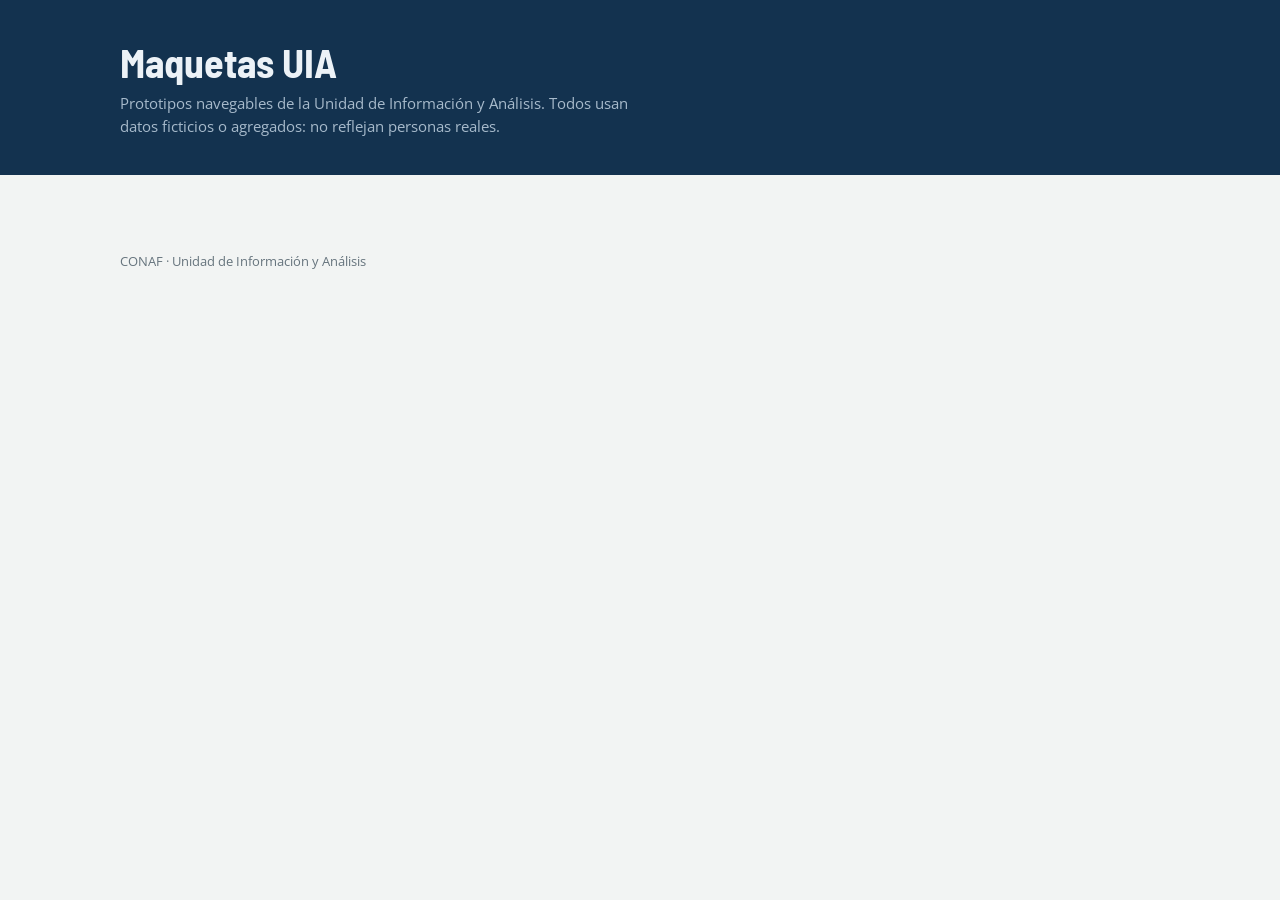
<file: herramientas/portal.html>
<!doctype html>
<html lang="es">
<head>
<meta charset="utf-8">
<meta name="viewport" content="width=device-width, initial-scale=1">
<meta name="robots" content="noindex, nofollow">
<title>Maquetas UIA</title>
<link rel="preconnect" href="https://fonts.googleapis.com">
<link rel="preconnect" href="https://fonts.gstatic.com" crossorigin>
<link rel="stylesheet" href="https://fonts.googleapis.com/css2?family=Barlow+Semi+Condensed:wght@600;700&family=Open+Sans:wght@400;600&display=swap">
<style>
:root {
  color-scheme: light;
  --page: #f2f4f3; --surface: #ffffff; --line: #dde3e0; --ink: #13202a; --ink-2: #44545e; --ink-3: #66747d;
  --brand: #13324f; --brand-ink: #ecf2f7; --brand-ink-2: #a7bacb; --accent: #1e6a45; --accent-soft: #e2efe7;
  --tag: #e9edeb;
}
@media (prefers-color-scheme: dark) {
  :root:not([data-theme="light"]) {
    color-scheme: dark;
    --page: #0f171d; --surface: #16222b; --line: #26363f; --ink: #e6ecef; --ink-2: #b3c0c7; --ink-3: #8b9aa3;
    --brand: #0b1f31; --accent: #5fbf8a; --accent-soft: #1a3527; --tag: #22313a;
  }
}
* { box-sizing: border-box; }
body { margin: 0; background: var(--page); color: var(--ink); font: 400 15px/1.55 "Open Sans", system-ui, sans-serif; }
header { background: var(--brand); color: var(--brand-ink); padding: 40px 16px 36px; }
.wrap { max-width: 1040px; margin: 0 auto; }
h1 { font: 700 clamp(28px, 5vw, 40px)/1.1 "Barlow Semi Condensed", system-ui, sans-serif; margin: 0 0 8px; }
header p { margin: 0; color: var(--brand-ink-2); max-width: 60ch; }
main { padding: 28px 16px 48px; }
.grid { display: grid; gap: 16px; grid-template-columns: repeat(auto-fill, minmax(min(100%, 300px), 1fr)); }
.card { display: flex; flex-direction: column; gap: 8px; padding: 20px; background: var(--surface); border: 1px solid var(--line);
  border-radius: 10px; color: inherit; text-decoration: none; transition: border-color .15s, transform .15s; }
.card:hover, .card:focus-visible { border-color: var(--accent); transform: translateY(-2px); outline: none; }
.card h2 { font: 700 22px/1.2 "Barlow Semi Condensed", system-ui, sans-serif; margin: 4px 0 0; }
.card p { margin: 0; color: var(--ink-2); flex: 1; }
.meta { display: flex; flex-wrap: wrap; gap: 6px; }
.tag { font-size: 12px; font-weight: 600; padding: 2px 8px; border-radius: 99px; background: var(--tag); color: var(--ink-2); }
.tag.datos { background: var(--accent-soft); color: var(--accent); }
.fecha { font-size: 13px; color: var(--ink-3); }
footer { padding: 0 16px 32px; color: var(--ink-3); font-size: 13px; }
</style>
</head>
<body>
<header><div class="wrap">
  <h1>Maquetas UIA</h1>
  <p>Prototipos navegables de la Unidad de Información y Análisis. Todos usan datos ficticios o agregados: no reflejan personas reales.</p>
</div></header>
<main><div class="wrap grid">
<!--TARJETAS-->
</div></main>
<footer><div class="wrap">CONAF · Unidad de Información y Análisis</div></footer>
</body>
</html>
</file>
